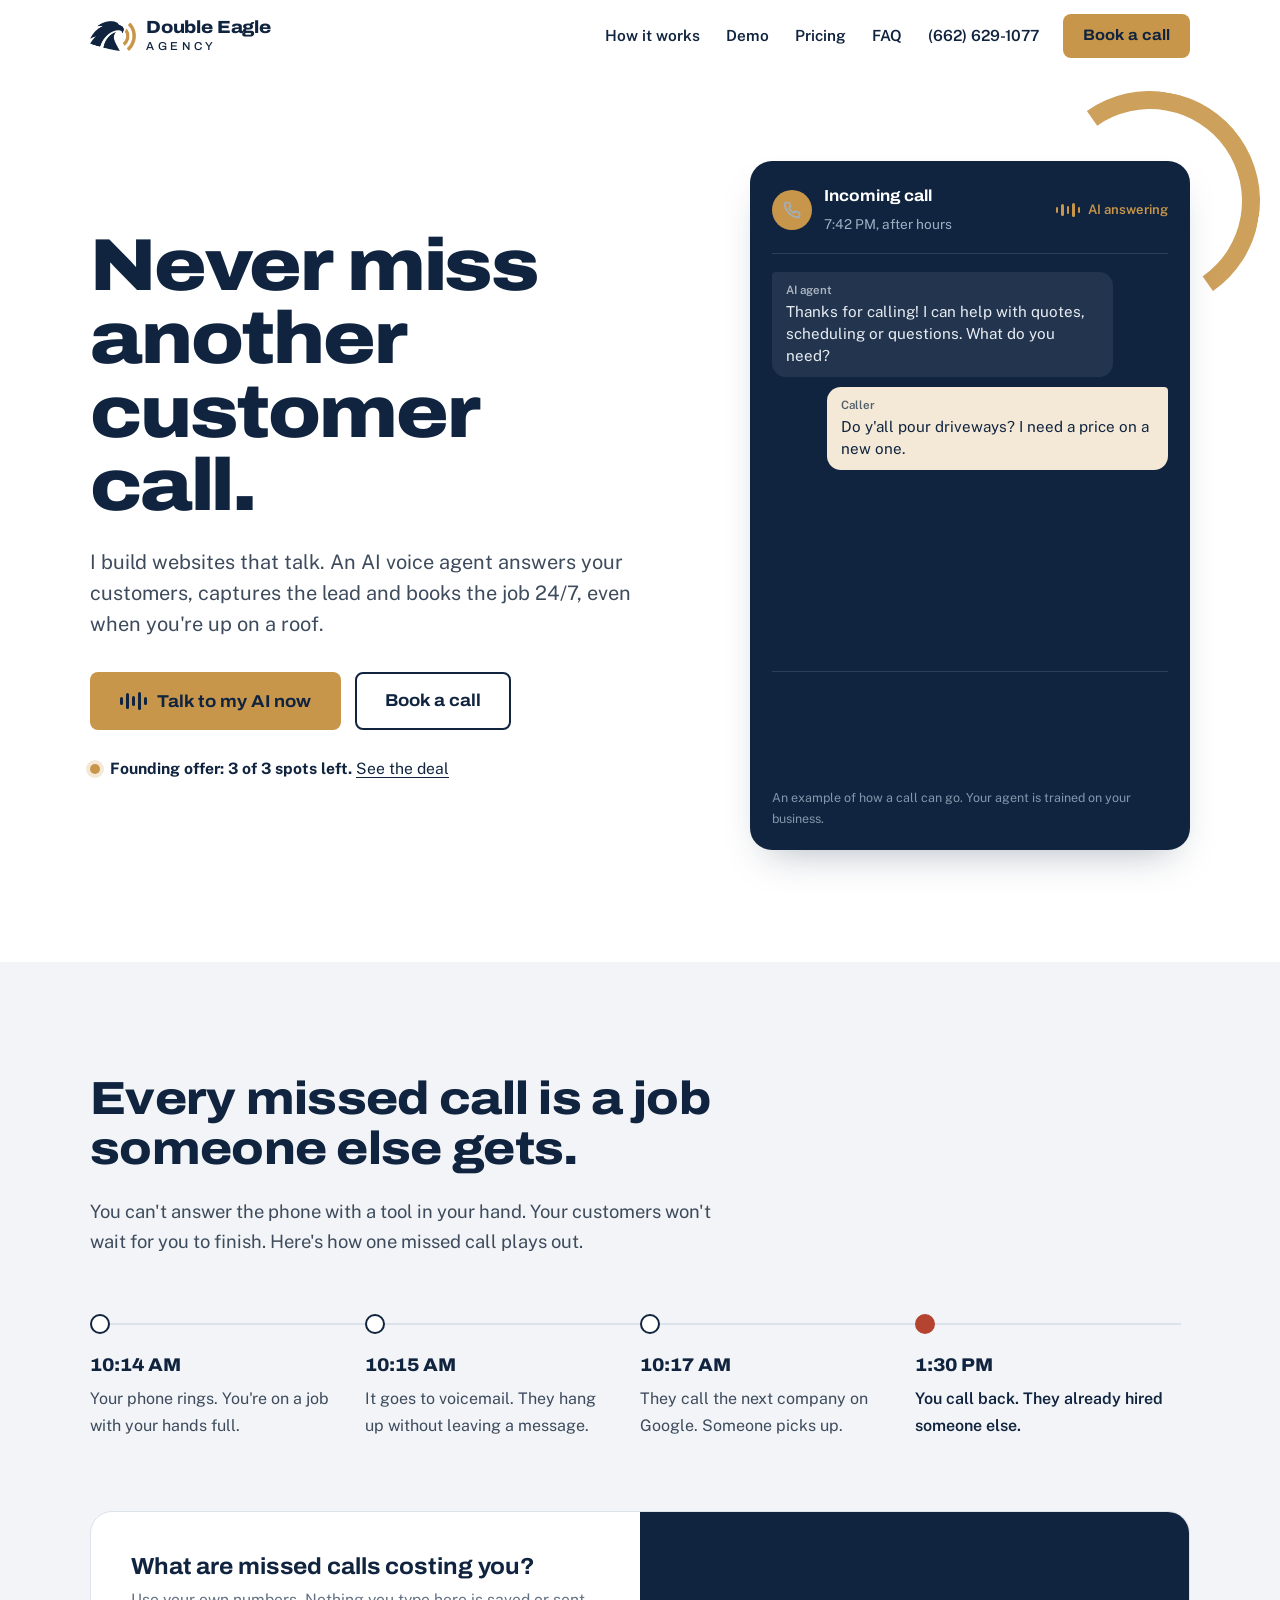
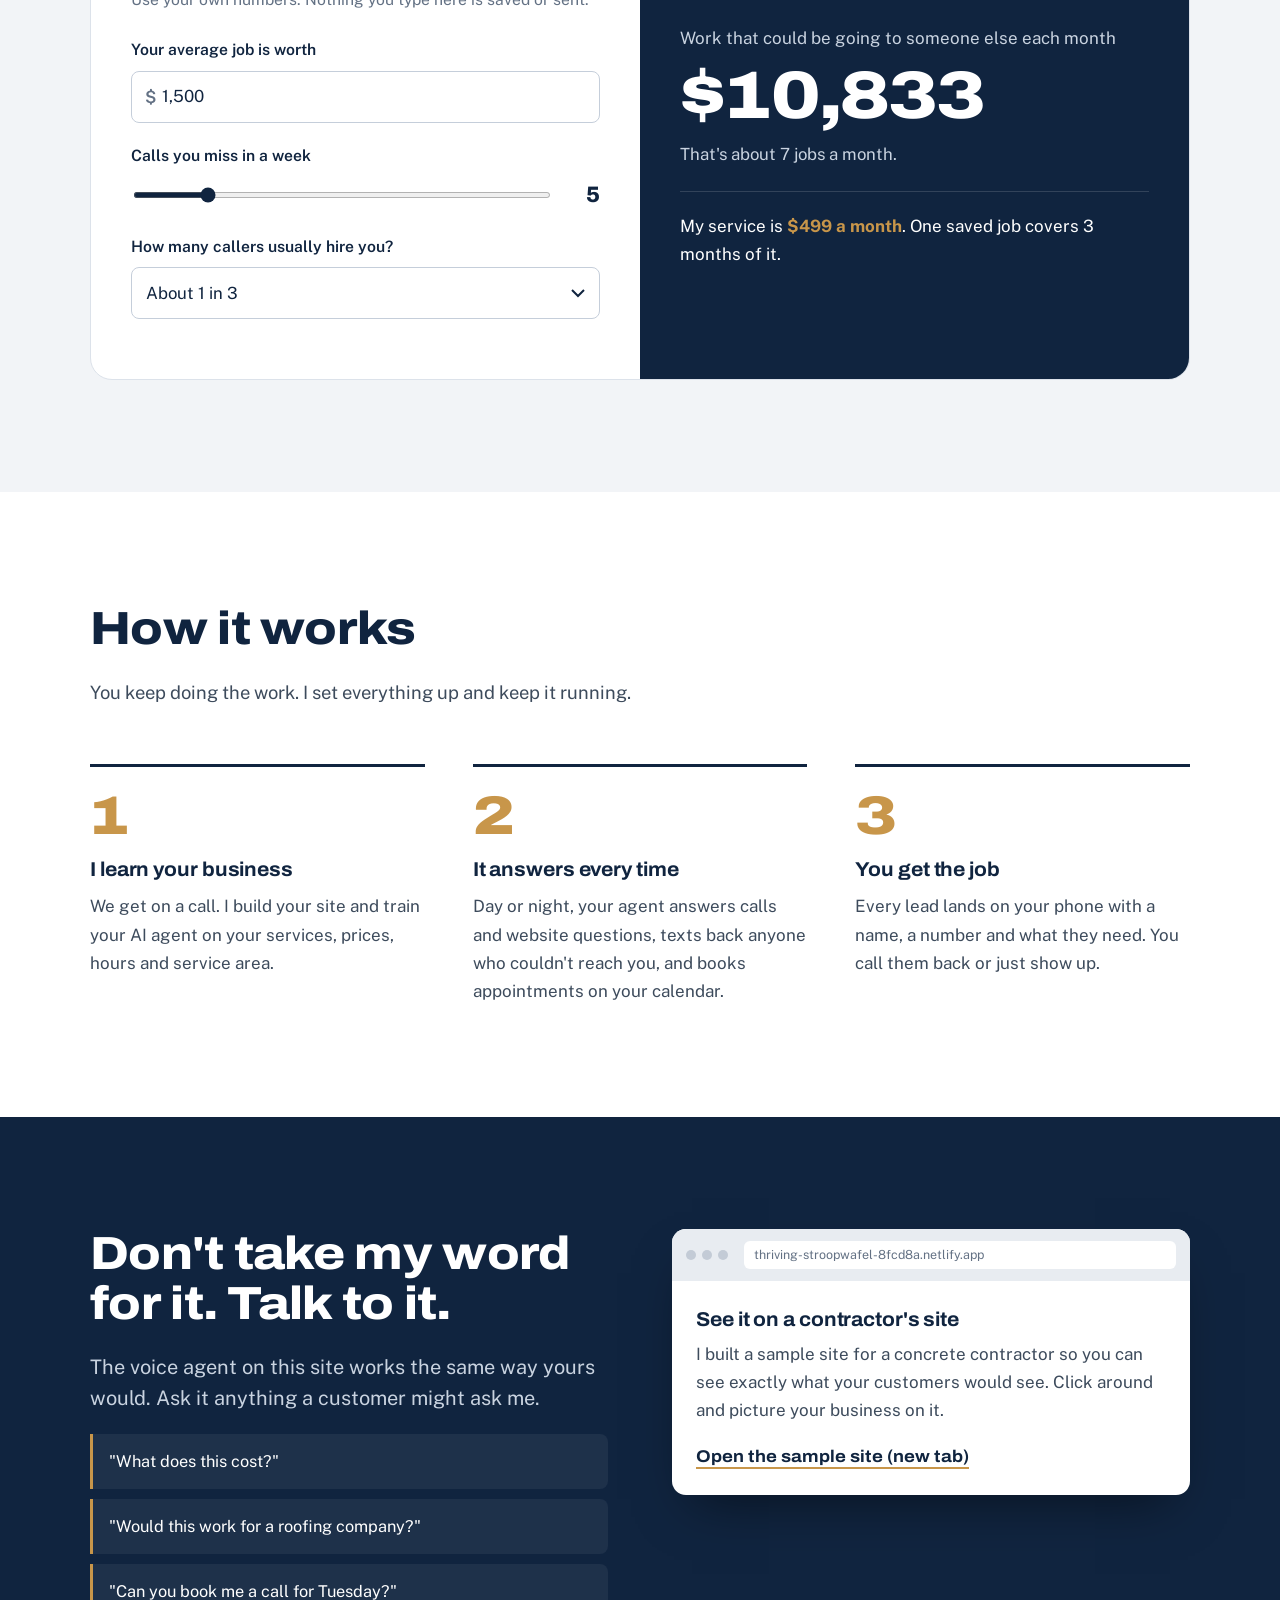
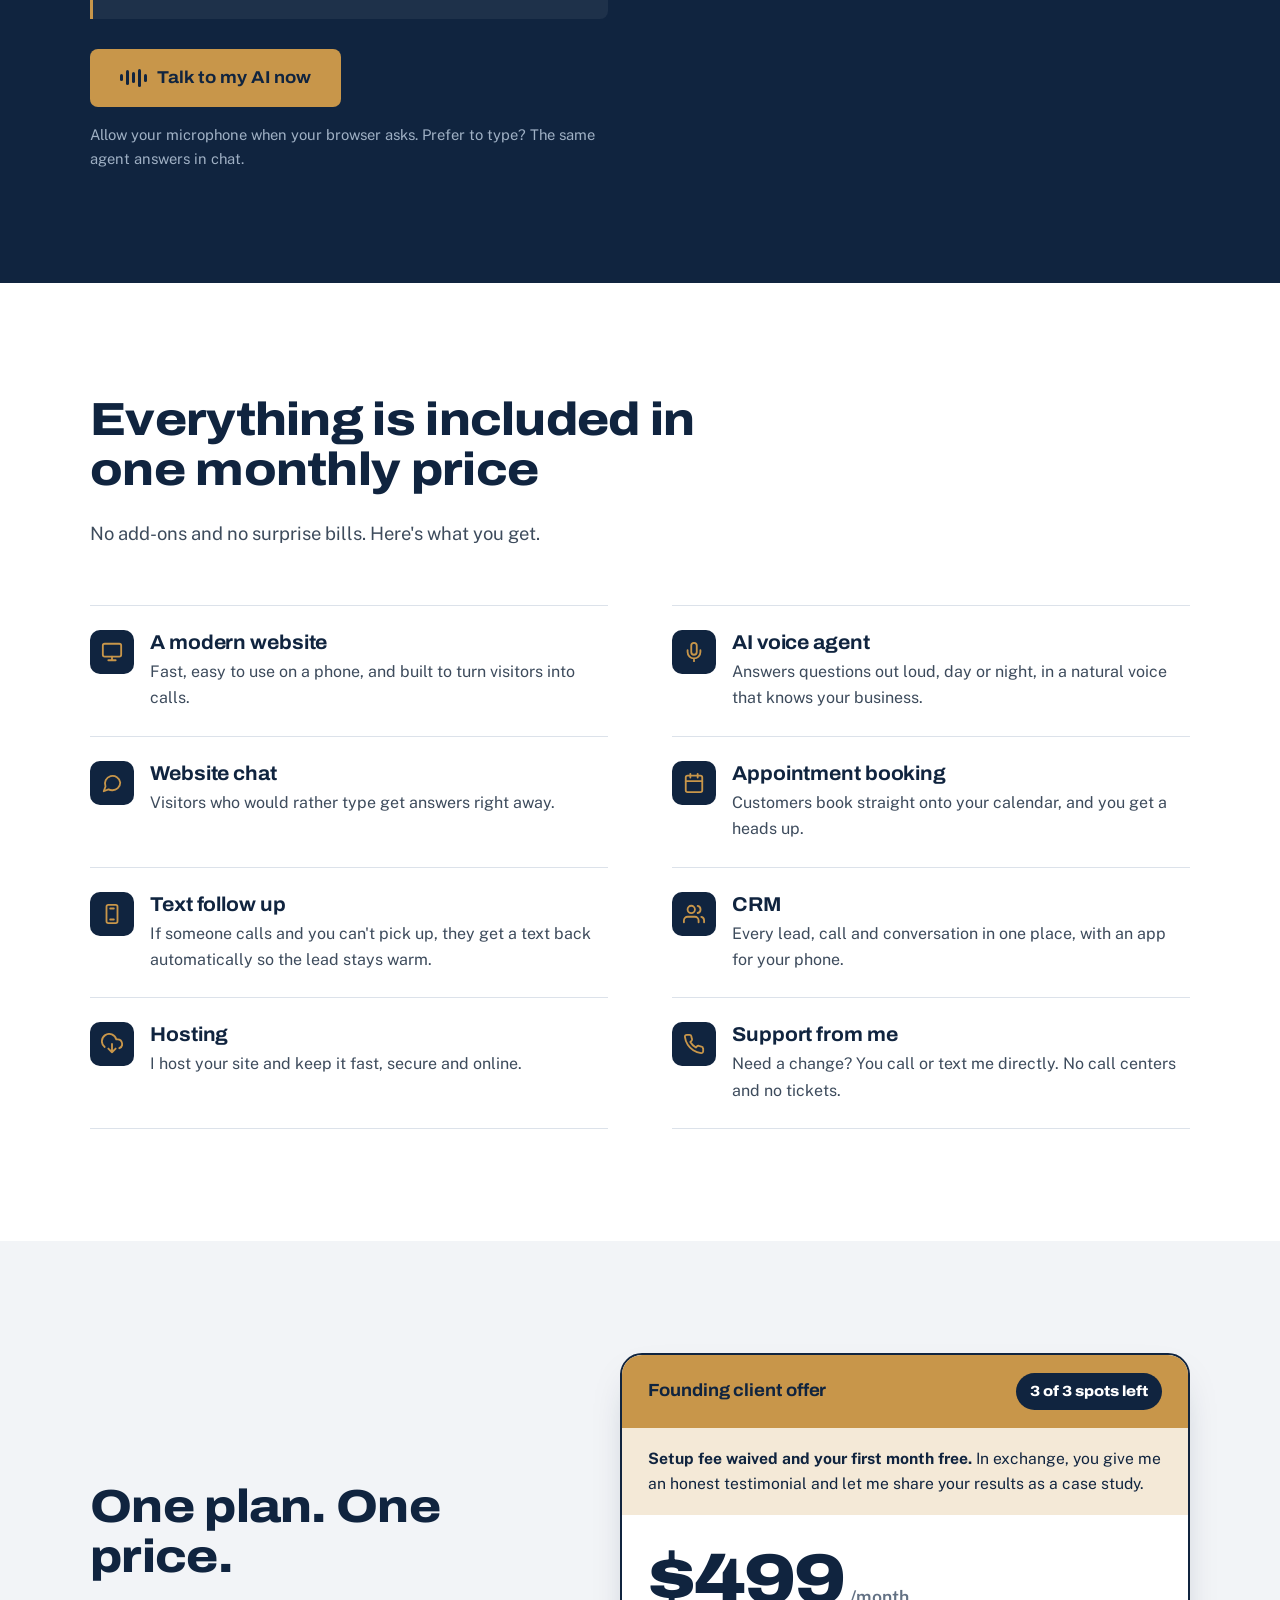
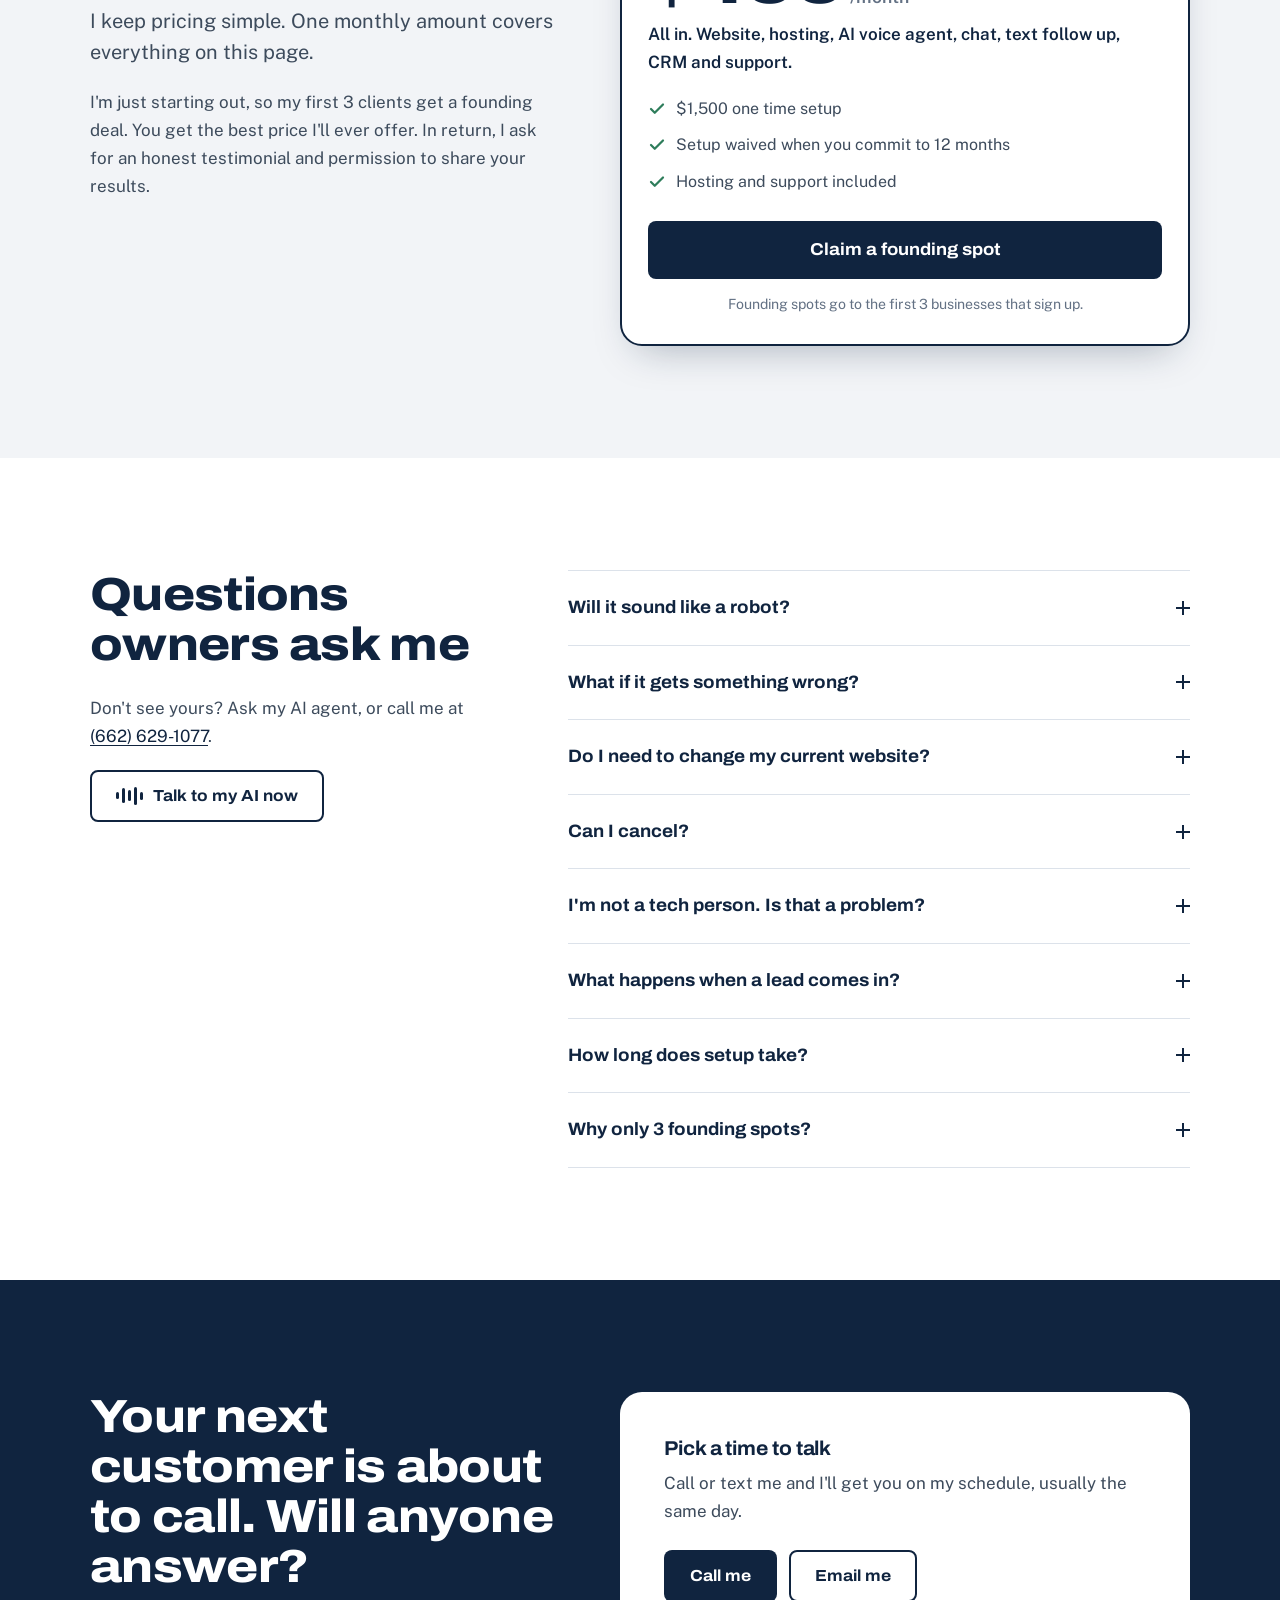
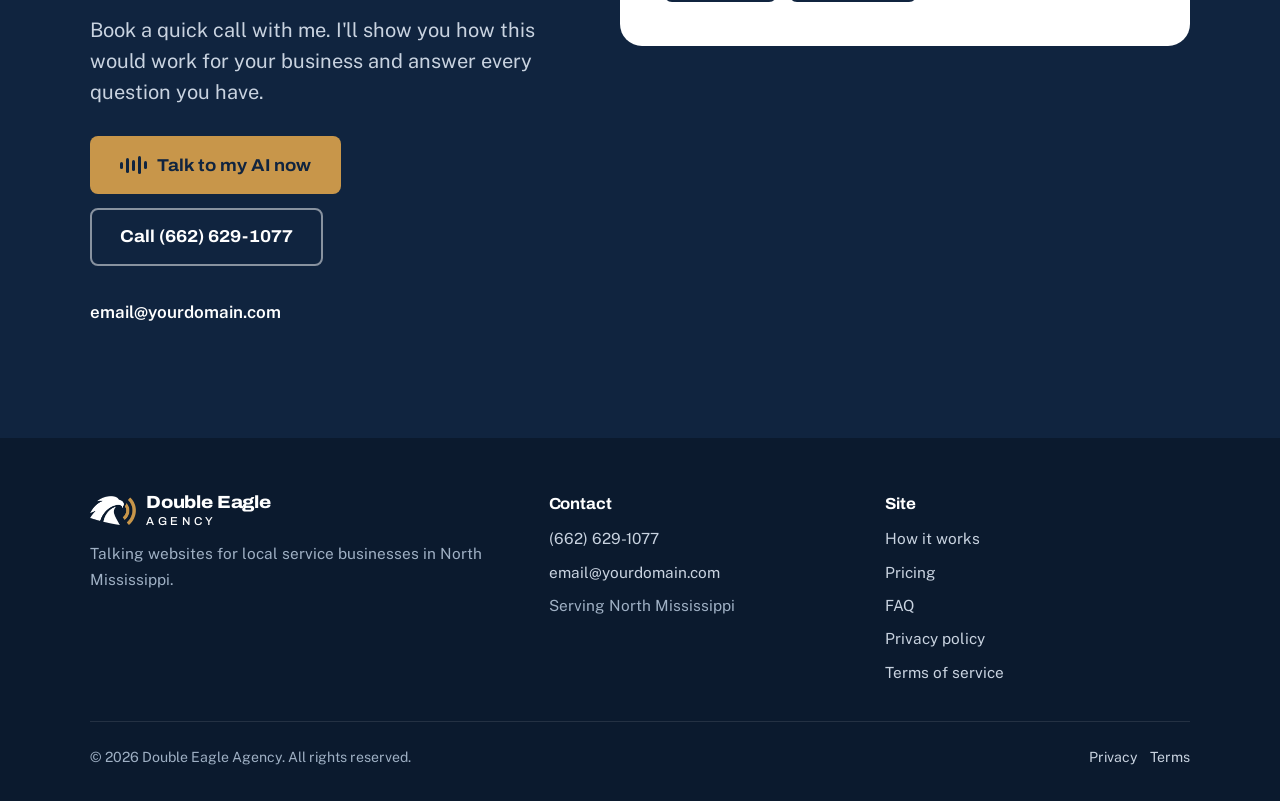
<file: index.html>
<!doctype html>
<html lang="en">
<head>
  <meta charset="utf-8">
  <meta name="viewport" content="width=device-width, initial-scale=1">
  <title>Double Eagle Agency | Talking Websites for Local Service Businesses</title>
  <meta name="description" content="Never miss another customer call. I build websites with an AI voice agent that answers questions, captures leads and books jobs 24/7 for local service businesses in North Mississippi.">
  <meta name="theme-color" content="#10243F">

  <!-- SITE_URL -->
  <!-- TODO: set siteUrl in assets/js/config.js. This repository has no production domain yet, so canonical and social URLs are omitted. -->
  <!-- /SITE_URL -->

  <!-- Open Graph / social sharing -->
  <meta property="og:type" content="website">
  <meta property="og:site_name" content="Double Eagle Agency">
  <meta property="og:title" content="Never miss another customer call | Double Eagle Agency">
  <meta property="og:description" content="Websites that talk. An AI voice agent answers your customers, captures the lead and books the job 24/7.">
  <meta property="og:image:width" content="1200">
  <meta property="og:image:height" content="630">
  <meta property="og:image:alt" content="Double Eagle Agency logo: a navy eagle with a gold sound wave">
  <meta name="twitter:card" content="summary_large_image">
  <meta name="twitter:title" content="Never miss another customer call | Double Eagle Agency">
  <meta name="twitter:description" content="Websites that talk. An AI voice agent answers your customers, captures the lead and books the job 24/7.">

  <!-- Favicons made from the logo mark -->
  <link rel="icon" href="favicon.ico" sizes="any">
  <link rel="icon" type="image/png" sizes="32x32" href="assets/img/favicon-32.png">
  <link rel="apple-touch-icon" href="assets/img/apple-touch-icon.png">

  <link rel="preconnect" href="https://fonts.googleapis.com">
  <link rel="preconnect" href="https://fonts.gstatic.com" crossorigin>
  <link href="https://fonts.googleapis.com/css2?family=Archivo:wdth,wght@100..125,500..900&family=Public+Sans:wght@400;500;600;700&display=swap" rel="stylesheet">
  <link rel="stylesheet" href="assets/css/styles.css">

  <script>document.documentElement.className = "js";</script>
  <script src="assets/js/config.js"></script>

  <script type="application/ld+json">
  {
    "@context": "https://schema.org",
    "@type": "ProfessionalService",
    "name": "Double Eagle Agency",
    "description": "Talking websites with an AI voice agent for local service businesses.",
    "telephone": "+1-662-629-1077",
    "areaServed": { "@type": "AdministrativeArea", "name": "North Mississippi" },
    "priceRange": "$499 per month"
  }
  </script>
</head>
<body>
  <a class="skip-link" href="#main">Skip to content</a>

  <header class="site-header" id="top">
    <div class="wrap header-inner">
      <a class="brand" href="./" aria-label="Double Eagle Agency home">
        <img src="assets/img/logo-mark.png" alt="" width="46" height="31">
        <span class="brand-name">Double Eagle<small>AGENCY</small></span>
      </a>

      <nav class="nav" id="site-nav" aria-label="Main">
        <a href="#how">How it works</a>
        <a href="#demo">Demo</a>
        <a href="#pricing">Pricing</a>
        <a href="#faq">FAQ</a>
        <a class="header-phone" href="tel:+16626291077" data-phone>(662) 629-1077</a>
      </nav>

      <a class="btn btn--gold header-cta" href="#book">Book a call</a>

      <a class="icon-call" href="tel:+16626291077" data-phone-link aria-label="Call (662) 629-1077">
        <svg width="22" height="22" viewBox="0 0 24 24" fill="none" stroke="currentColor" stroke-width="2" stroke-linecap="round" stroke-linejoin="round" aria-hidden="true"><path d="M22 16.9v3a2 2 0 0 1-2.2 2 19.8 19.8 0 0 1-8.6-3.1 19.5 19.5 0 0 1-6-6A19.8 19.8 0 0 1 2.1 4.2 2 2 0 0 1 4.1 2h3a2 2 0 0 1 2 1.7c.1.9.4 1.8.7 2.7a2 2 0 0 1-.5 2.1L8 9.8a16 16 0 0 0 6 6l1.3-1.3a2 2 0 0 1 2.1-.4c.9.3 1.8.6 2.7.7a2 2 0 0 1 1.7 2z"/></svg>
      </a>
      <button class="menu-toggle" type="button" aria-expanded="false" aria-controls="site-nav" aria-label="Open menu">
        <svg width="24" height="24" viewBox="0 0 24 24" fill="none" stroke="currentColor" stroke-width="2.2" stroke-linecap="round" aria-hidden="true"><path d="M4 7h16M4 12h16M4 17h16"/></svg>
      </button>
    </div>
  </header>

  <main id="main">

    <!-- 1. HERO -->
    <section class="hero">
      <div class="wrap hero-grid">
        <div>
          <h1>Never miss another customer call.</h1>
          <p class="lead">I build websites that talk. An AI voice agent answers your customers, captures the lead and books the job 24/7, even when you're up on a roof.</p>
          <div class="hero-actions">
            <button class="btn btn--gold btn--lg" type="button" data-open-agent>
              <span class="wave" aria-hidden="true"><i></i><i></i><i></i><i></i><i></i></span>
              Talk to my AI now
            </button>
            <a class="btn btn--outline btn--lg" href="#book">Book a call</a>
          </div>
          <p class="spots-line" data-spots-wrap>
            <span class="spots-dot" aria-hidden="true"></span>
            <span><strong>Founding offer: <span data-spots-left>3</span> of <span data-spots-total>3</span> spots left.</strong> <a href="#pricing">See the deal</a></span>
          </p>
        </div>

        <figure class="call-card" aria-label="Example of the AI voice agent answering a call">
          <div class="call-top" data-step>
            <div class="call-who">
              <span class="call-avatar" aria-hidden="true">
                <svg width="18" height="18" viewBox="0 0 24 24" fill="none" stroke="currentColor" stroke-width="2.2" stroke-linecap="round" stroke-linejoin="round"><path d="M22 16.9v3a2 2 0 0 1-2.2 2 19.8 19.8 0 0 1-8.6-3.1 19.5 19.5 0 0 1-6-6A19.8 19.8 0 0 1 2.1 4.2 2 2 0 0 1 4.1 2h3a2 2 0 0 1 2 1.7c.1.9.4 1.8.7 2.7a2 2 0 0 1-.5 2.1L8 9.8a16 16 0 0 0 6 6l1.3-1.3a2 2 0 0 1 2.1-.4c.9.3 1.8.6 2.7.7a2 2 0 0 1 1.7 2z"/></svg>
              </span>
              <div><strong>Incoming call</strong><span>7:42 PM, after hours</span></div>
            </div>
            <span class="call-status"><span class="wave" aria-hidden="true"><i></i><i></i><i></i><i></i><i></i></span>AI answering</span>
          </div>

          <ol class="transcript">
            <li class="ai" data-step><small>AI agent</small>Thanks for calling! I can help with quotes, scheduling or questions. What do you need?</li>
            <li class="caller" data-step><small>Caller</small>Do y'all pour driveways? I need a price on a new one.</li>
            <li class="ai" data-step><small>AI agent</small>We do. The best next step is a free estimate. I have Thursday at 9 AM or Friday at 2 PM. Which works?</li>
            <li class="caller" data-step><small>Caller</small>Thursday at 9.</li>
          </ol>

          <div class="call-results">
            <p class="call-result" data-step>
              <svg width="18" height="18" viewBox="0 0 24 24" fill="none" stroke="currentColor" stroke-width="2.4" stroke-linecap="round" stroke-linejoin="round" aria-hidden="true"><rect x="3" y="4" width="18" height="18" rx="2"/><path d="M16 2v4M8 2v4M3 10h18M9 16l2 2 4-4"/></svg>
              Estimate booked for Thursday, 9:00 AM
            </p>
            <p class="call-result" data-step>
              <svg width="18" height="18" viewBox="0 0 24 24" fill="none" stroke="currentColor" stroke-width="2.4" stroke-linecap="round" stroke-linejoin="round" aria-hidden="true"><path d="M21 15a2 2 0 0 1-2 2H7l-4 4V5a2 2 0 0 1 2-2h14a2 2 0 0 1 2 2z"/></svg>
              Lead details texted to the owner
            </p>
          </div>
          <figcaption class="call-note">An example of how a call can go. Your agent is trained on your business.</figcaption>
        </figure>
      </div>
    </section>

    <!-- 2. PROBLEM -->
    <section class="section section--gray" id="problem">
      <div class="wrap">
        <div class="section-head">
          <h2>Every missed call is a job someone else gets.</h2>
          <p>You can't answer the phone with a tool in your hand. Your customers won't wait for you to finish. Here's how one missed call plays out.</p>
        </div>

        <ol class="timeline">
          <li><time datetime="10:14">10:14 AM</time><p>Your phone rings. You're on a job with your hands full.</p></li>
          <li><time datetime="10:15">10:15 AM</time><p>It goes to voicemail. They hang up without leaving a message.</p></li>
          <li><time datetime="10:17">10:17 AM</time><p>They call the next company on Google. Someone picks up.</p></li>
          <li><time datetime="13:30">1:30 PM</time><p>You call back. They already hired someone else.</p></li>
        </ol>

        <div class="calc" id="calculator">
          <form class="calc-inputs" onsubmit="return false" aria-labelledby="calc-title">
            <h3 id="calc-title">What are missed calls costing you?</h3>
            <p>Use your own numbers. Nothing you type here is saved or sent.</p>

            <div class="field">
              <label for="job-value">Your average job is worth</label>
              <div class="input-money">
                <span aria-hidden="true">$</span>
                <input id="job-value" type="text" inputmode="numeric" autocomplete="off" value="1,500">
              </div>
            </div>

            <div class="field">
              <label for="missed">Calls you miss in a week</label>
              <div class="range-row">
                <input id="missed" type="range" min="0" max="30" step="1" value="5">
                <output for="missed" id="missed-out">5</output>
              </div>
            </div>

            <div class="field">
              <label for="close-rate">How many callers usually hire you?</label>
              <select id="close-rate">
                <option value="0.5">About 1 in 2</option>
                <option value="0.333333" selected>About 1 in 3</option>
                <option value="0.25">About 1 in 4</option>
                <option value="0.2">About 1 in 5</option>
              </select>
            </div>
          </form>

          <div class="calc-result" aria-live="polite">
            <p>Work that could be going to someone else each month</p>
            <p class="calc-figure" id="calc-total">$10,833</p>
            <p class="calc-sub" id="calc-jobs">That's about 7 jobs a month.</p>
            <p class="calc-compare" id="calc-compare">My service is <strong>$499 a month</strong>. One saved job covers 3 months of it.</p>
          </div>
        </div>
      </div>
    </section>

    <!-- 3. HOW IT WORKS -->
    <section class="section" id="how">
      <div class="wrap">
        <div class="section-head">
          <h2>How it works</h2>
          <p>You keep doing the work. I set everything up and keep it running.</p>
        </div>
        <ol class="steps">
          <li>
            <h3>I learn your business</h3>
            <p>We get on a call. I build your site and train your AI agent on your services, prices, hours and service area.</p>
          </li>
          <li>
            <h3>It answers every time</h3>
            <p>Day or night, your agent answers calls and website questions, texts back anyone who couldn't reach you, and books appointments on your calendar.</p>
          </li>
          <li>
            <h3>You get the job</h3>
            <p>Every lead lands on your phone with a name, a number and what they need. You call them back or just show up.</p>
          </li>
        </ol>
      </div>
    </section>

    <!-- 4. LIVE DEMO -->
    <section class="section section--navy" id="demo">
      <div class="wrap demo-grid">
        <div>
          <h2>Don't take my word for it. Talk to it.</h2>
          <p class="lead">The voice agent on this site works the same way yours would. Ask it anything a customer might ask me.</p>
          <ul class="try-list" aria-label="Things to ask the agent">
            <li>"What does this cost?"</li>
            <li>"Would this work for a roofing company?"</li>
            <li>"Can you book me a call for Tuesday?"</li>
          </ul>
          <div class="demo-actions">
            <button class="btn btn--gold btn--lg" type="button" data-open-agent>
              <span class="wave" aria-hidden="true"><i></i><i></i><i></i><i></i><i></i></span>
              Talk to my AI now
            </button>
          </div>
          <p class="demo-note">Allow your microphone when your browser asks. Prefer to type? The same agent answers in chat.</p>
        </div>

        <a class="sample-site" data-sample-link href="https://thriving-stroopwafel-8fcd8a.netlify.app" target="_blank" rel="noopener">
          <div class="browser-bar" aria-hidden="true"><i></i><i></i><i></i><span data-sample-host>thriving-stroopwafel-8fcd8a.netlify.app</span></div>
          <!-- OPTIONAL: drop a screenshot of the sample site here for a stronger preview:
               <img src="assets/img/sample-site.jpg" alt="Sample concrete contractor website" width="1200" height="750" loading="lazy"> -->
          <div class="sample-body">
            <h3>See it on a contractor's site</h3>
            <p>I built a sample site for a concrete contractor so you can see exactly what your customers would see. Click around and picture your business on it.</p>
            <span class="sample-link">Open the sample site (new tab)</span>
          </div>
        </a>
      </div>
    </section>

    <!-- 5. WHAT'S INCLUDED -->
    <section class="section" id="included">
      <div class="wrap">
        <div class="section-head">
          <h2>Everything is included in one monthly price</h2>
          <p>No add-ons and no surprise bills. Here's what you get.</p>
        </div>
        <ul class="included">
          <li>
            <span class="ico" aria-hidden="true"><svg width="22" height="22" viewBox="0 0 24 24" fill="none" stroke="currentColor" stroke-width="2" stroke-linecap="round" stroke-linejoin="round"><rect x="2" y="3" width="20" height="14" rx="2"/><path d="M8 21h8M12 17v4"/></svg></span>
            <div><h3>A modern website</h3><p>Fast, easy to use on a phone, and built to turn visitors into calls.</p></div>
          </li>
          <li>
            <span class="ico" aria-hidden="true"><svg width="22" height="22" viewBox="0 0 24 24" fill="none" stroke="currentColor" stroke-width="2" stroke-linecap="round" stroke-linejoin="round"><path d="M12 2a3 3 0 0 0-3 3v7a3 3 0 0 0 6 0V5a3 3 0 0 0-3-3z"/><path d="M19 10v2a7 7 0 0 1-14 0v-2M12 19v3"/></svg></span>
            <div><h3>AI voice agent</h3><p>Answers questions out loud, day or night, in a natural voice that knows your business.</p></div>
          </li>
          <li>
            <span class="ico" aria-hidden="true"><svg width="22" height="22" viewBox="0 0 24 24" fill="none" stroke="currentColor" stroke-width="2" stroke-linecap="round" stroke-linejoin="round"><path d="M21 11.5a8.4 8.4 0 0 1-9 8.4 8.6 8.6 0 0 1-3.8-.9L3 21l1.9-5.2A8.4 8.4 0 1 1 21 11.5z"/></svg></span>
            <div><h3>Website chat</h3><p>Visitors who would rather type get answers right away.</p></div>
          </li>
          <li>
            <span class="ico" aria-hidden="true"><svg width="22" height="22" viewBox="0 0 24 24" fill="none" stroke="currentColor" stroke-width="2" stroke-linecap="round" stroke-linejoin="round"><rect x="3" y="4" width="18" height="18" rx="2"/><path d="M16 2v4M8 2v4M3 10h18"/></svg></span>
            <div><h3>Appointment booking</h3><p>Customers book straight onto your calendar, and you get a heads up.</p></div>
          </li>
          <li>
            <span class="ico" aria-hidden="true"><svg width="22" height="22" viewBox="0 0 24 24" fill="none" stroke="currentColor" stroke-width="2" stroke-linecap="round" stroke-linejoin="round"><rect x="6" y="2" width="12" height="20" rx="2"/><path d="M10 6h4M10 18h4"/></svg></span>
            <div><h3>Text follow up</h3><p>If someone calls and you can't pick up, they get a text back automatically so the lead stays warm.</p></div>
          </li>
          <li>
            <span class="ico" aria-hidden="true"><svg width="22" height="22" viewBox="0 0 24 24" fill="none" stroke="currentColor" stroke-width="2" stroke-linecap="round" stroke-linejoin="round"><path d="M17 21v-2a4 4 0 0 0-4-4H5a4 4 0 0 0-4 4v2"/><circle cx="9" cy="7" r="4"/><path d="M23 21v-2a4 4 0 0 0-3-3.9M16 3.1a4 4 0 0 1 0 7.8"/></svg></span>
            <div><h3>CRM</h3><p>Every lead, call and conversation in one place, with an app for your phone.</p></div>
          </li>
          <li>
            <span class="ico" aria-hidden="true"><svg width="22" height="22" viewBox="0 0 24 24" fill="none" stroke="currentColor" stroke-width="2" stroke-linecap="round" stroke-linejoin="round"><path d="M20 16.6A5 5 0 0 0 18 7h-1.3A8 8 0 1 0 4 15.3"/><path d="M12 12v9M8 17l4 4 4-4"/></svg></span>
            <div><h3>Hosting</h3><p>I host your site and keep it fast, secure and online.</p></div>
          </li>
          <li>
            <span class="ico" aria-hidden="true"><svg width="22" height="22" viewBox="0 0 24 24" fill="none" stroke="currentColor" stroke-width="2" stroke-linecap="round" stroke-linejoin="round"><path d="M22 16.9v3a2 2 0 0 1-2.2 2 19.8 19.8 0 0 1-8.6-3.1 19.5 19.5 0 0 1-6-6A19.8 19.8 0 0 1 2.1 4.2 2 2 0 0 1 4.1 2h3a2 2 0 0 1 2 1.7c.1.9.4 1.8.7 2.7a2 2 0 0 1-.5 2.1L8 9.8a16 16 0 0 0 6 6l1.3-1.3a2 2 0 0 1 2.1-.4c.9.3 1.8.6 2.7.7a2 2 0 0 1 1.7 2z"/></svg></span>
            <div><h3>Support from me</h3><p>Need a change? You call or text me directly. No call centers and no tickets.</p></div>
          </li>
        </ul>
      </div>
    </section>

    <!-- 6. PRICING -->
    <section class="section section--gray" id="pricing">
      <div class="wrap pricing-wrap">
        <div>
          <h2>One plan. One price.</h2>
          <p class="lead">I keep pricing simple. One monthly amount covers everything on this page.</p>
          <p>I'm just starting out, so my first 3 clients get a founding deal. You get the best price I'll ever offer. In return, I ask for an honest testimonial and permission to share your results.</p>
        </div>

        <div class="price-card" data-price-card>
          <div class="founding">
            <h3 data-founding-title>Founding client offer</h3>
            <span class="founding-count" data-spots-wrap><span data-spots-left>3</span> of <span data-spots-total>3</span> spots left</span>
          </div>
          <div class="founding-body">
            <p><strong>Setup fee waived and your first month free.</strong> In exchange, you give me an honest testimonial and let me share your results as a case study.</p>
          </div>
          <div class="price-main">
            <p class="price"><strong>$499</strong><span>/month</span></p>
            <p class="price-all">All in. Website, hosting, AI voice agent, chat, text follow up, CRM and support.</p>
            <ul class="price-terms">
              <li><svg width="18" height="18" viewBox="0 0 24 24" fill="none" stroke="currentColor" stroke-width="3" stroke-linecap="round" stroke-linejoin="round" aria-hidden="true"><path d="M20 6 9 17l-5-5"/></svg>$1,500 one time setup</li>
              <li><svg width="18" height="18" viewBox="0 0 24 24" fill="none" stroke="currentColor" stroke-width="3" stroke-linecap="round" stroke-linejoin="round" aria-hidden="true"><path d="M20 6 9 17l-5-5"/></svg>Setup waived when you commit to 12 months</li>
              <li><svg width="18" height="18" viewBox="0 0 24 24" fill="none" stroke="currentColor" stroke-width="3" stroke-linecap="round" stroke-linejoin="round" aria-hidden="true"><path d="M20 6 9 17l-5-5"/></svg>Hosting and support included</li>
            </ul>
            <a class="btn btn--navy btn--lg" href="#book" data-claim-btn>Claim a founding spot</a>
            <p class="price-fine" data-founding-fine>Founding spots go to the first 3 businesses that sign up.</p>
          </div>
        </div>
      </div>
    </section>

    <!-- 7. FAQ -->
    <section class="section" id="faq">
      <div class="wrap faq-grid">
        <div class="faq-aside">
          <h2>Questions owners ask me</h2>
          <p>Don't see yours? Ask my AI agent, or call me at <a href="tel:+16626291077" data-phone>(662) 629-1077</a>.</p>
          <button class="btn btn--outline" type="button" data-open-agent>
            <span class="wave" aria-hidden="true"><i></i><i></i><i></i><i></i><i></i></span>
            Talk to my AI now
          </button>
        </div>

        <div class="faq-list">
          <details>
            <summary>Will it sound like a robot?</summary>
            <div class="faq-answer">
              <p>It uses a natural, human sounding voice and talks the way a friendly front desk person would. You don't have to guess. Click "Talk to my AI now" on this page and hear it yourself.</p>
            </div>
          </details>
          <details>
            <summary>What if it gets something wrong?</summary>
            <div class="faq-answer">
              <p>It only works from what you approve: your services, prices, hours and service area. When a question falls outside that, it takes the caller's details and passes them to you instead of guessing.</p>
              <p>In the first weeks, I go through the conversations with you and fix anything that's off.</p>
            </div>
          </details>
          <details>
            <summary>Do I need to change my current website?</summary>
            <div class="faq-answer">
              <p>No. If you like your site, I can add the voice agent and chat to it. If it's outdated or slow, I'll build you a new one. We'll decide together on our first call.</p>
            </div>
          </details>
          <details>
            <summary>Can I cancel?</summary>
            <div class="faq-answer">
              <p>Yes. If you pay the $1,500 setup fee, you're month to month and can cancel any time.</p>
              <p>If you take the 12 month plan so setup is waived, you're committing to 12 months. I'll walk you through both before you sign anything.</p>
            </div>
          </details>
          <details>
            <summary>I'm not a tech person. Is that a problem?</summary>
            <div class="faq-answer">
              <p>Not at all. That's the reason to hire me. I set it all up and keep it running. Your part is one call to tell me about your business, then checking your phone when new leads come in.</p>
            </div>
          </details>
          <details>
            <summary>What happens when a lead comes in?</summary>
            <div class="faq-answer">
              <p>You get a text with the person's name, number and what they need. If they booked, the appointment is already on your calendar. Every conversation is saved in your CRM, so nothing slips through.</p>
            </div>
          </details>
          <details>
            <summary>How long does setup take?</summary>
            <div class="faq-answer">
              <p>Plan on about two weeks from our first call to going live. Most of that time goes to building and testing your agent, so it's ready before a real customer ever talks to it.</p>
            </div>
          </details>
          <details>
            <summary>Why only 3 founding spots?</summary>
            <div class="faq-answer">
              <p>I'm new, and I want my first clients to get my full attention. Three is what I can take on at that level. You get my best price, and I get real results to show the next business owner.</p>
            </div>
          </details>
        </div>
      </div>
    </section>

    <!-- 8. FINAL CTA + BOOKING -->
    <section class="final" id="book">
      <div class="wrap final-grid">
        <div>
          <h2>Your next customer is about to call. Will anyone answer?</h2>
          <p class="lead">Book a quick call with me. I'll show you how this would work for your business and answer every question you have.</p>
          <div class="final-actions">
            <button class="btn btn--gold btn--lg" type="button" data-open-agent>
              <span class="wave" aria-hidden="true"><i></i><i></i><i></i><i></i><i></i></span>
              Talk to my AI now
            </button>
            <a class="btn btn--ghost-light btn--lg" href="tel:+16626291077" data-phone-link>Call (662) 629-1077</a>
          </div>
          <div class="final-contact">
            <a href="mailto:email@yourdomain.com" data-email>email@yourdomain.com</a>
          </div>
        </div>

        <div class="booking" id="booking">
          <div id="booking-embed">
            <!-- ================================================================
                 GOHIGHLEVEL BOOKING CALENDAR EMBED
                 In GoHighLevel: Calendars > your calendar > Share (the link icon) > Embed Code.
                 Paste the whole embed code (the <iframe> and its <script>) right below this
                 comment, inside this div. The "pick a time" backup box below hides itself
                 automatically once the calendar is here.
                 ================================================================ -->

          </div>
          <div class="booking-fallback">
            <h3>Pick a time to talk</h3>
            <p>Call or text me and I'll get you on my schedule, usually the same day.</p>
            <a class="btn btn--navy" href="tel:+16626291077" data-phone-link>Call me</a>
            <a class="btn btn--outline" href="mailto:email@yourdomain.com" data-email-link>Email me</a>
            <p style="margin-top:14px" hidden data-booking-backup><a class="btn btn--gold" href="#" target="_blank" rel="noopener">Open my calendar</a></p>
          </div>
        </div>
      </div>
    </section>
  </main>

  <footer class="site-footer">
    <div class="wrap">
      <div class="footer-grid">
        <div>
          <a class="brand" href="./" aria-label="Double Eagle Agency home">
            <img src="assets/img/logo-mark-white.png" alt="" width="46" height="31" loading="lazy">
            <span class="brand-name">Double Eagle<small>AGENCY</small></span>
          </a>
          <p>Talking websites for local service businesses in North Mississippi.</p>
        </div>
        <div>
          <h3>Contact</h3>
          <ul>
            <li><a href="tel:+16626291077" data-phone>(662) 629-1077</a></li>
            <li><a href="mailto:email@yourdomain.com" data-email>email@yourdomain.com</a></li>
            <li>Serving North Mississippi</li>
          </ul>
        </div>
        <div>
          <h3>Site</h3>
          <ul>
            <li><a href="#how">How it works</a></li>
            <li><a href="#pricing">Pricing</a></li>
            <li><a href="#faq">FAQ</a></li>
            <li><a href="privacy.html">Privacy policy</a></li>
            <li><a href="terms.html">Terms of service</a></li>
          </ul>
        </div>
      </div>
      <div class="footer-bottom">
        <span>&copy; <span data-year>2026</span> Double Eagle Agency. All rights reserved.</span>
        <span><a href="privacy.html">Privacy</a> &nbsp;&nbsp; <a href="terms.html">Terms</a></span>
      </div>
    </div>
  </footer>

  <!-- Sticky call bar on phones -->
  <div class="mobile-bar">
    <a class="btn btn--outline" href="tel:+16626291077" data-phone-link>Call</a>
    <button class="btn btn--gold" type="button" data-open-agent>
      <span class="wave" aria-hidden="true"><i></i><i></i><i></i><i></i><i></i></span>
      Talk to my AI
    </button>
  </div>

  <!-- Shown only if the voice agent is not installed or still loading -->
  <dialog class="agent-dialog" id="agent-dialog" aria-labelledby="agent-dialog-title">
    <button class="dialog-close" type="button" aria-label="Close" data-close-dialog>&times;</button>
    <div class="agent-dialog-body">
      <h3 id="agent-dialog-title">My AI agent is still loading</h3>
      <p>Give it a few seconds and try again. You can also reach me directly.</p>
      <a class="btn btn--gold" href="tel:+16626291077" data-phone-link>Call (662) 629-1077</a>
      <a class="btn btn--outline" href="#book" data-close-dialog>Book a call</a>
    </div>
  </dialog>

  <script src="assets/js/main.js" defer></script>

  <!-- ====================================================================
       GOHIGHLEVEL VOICE AGENT EMBED
       In GoHighLevel: Sites > Chat Widget > your Voice AI widget > Get Code.
       Paste the script right below this comment. It usually looks like:
         <script src="https://widgets.leadconnectorhq.com/loader.js"
                 data-resources-url="https://widgets.leadconnectorhq.com/chat-widget/loader.js"
                 data-widget-id="YOUR_WIDGET_ID"></script>
       Every "Talk to my AI now" button on the page opens it automatically.

       ==================================================================== -->
  <script src="https://widgets.leadconnectorhq.com/loader.js" data-resources-url="https://widgets.leadconnectorhq.com/chat-widget/loader.js" data-widget-id="6abc0b40d198c6502b1d8333"></script>

</body>
</html>
</file>
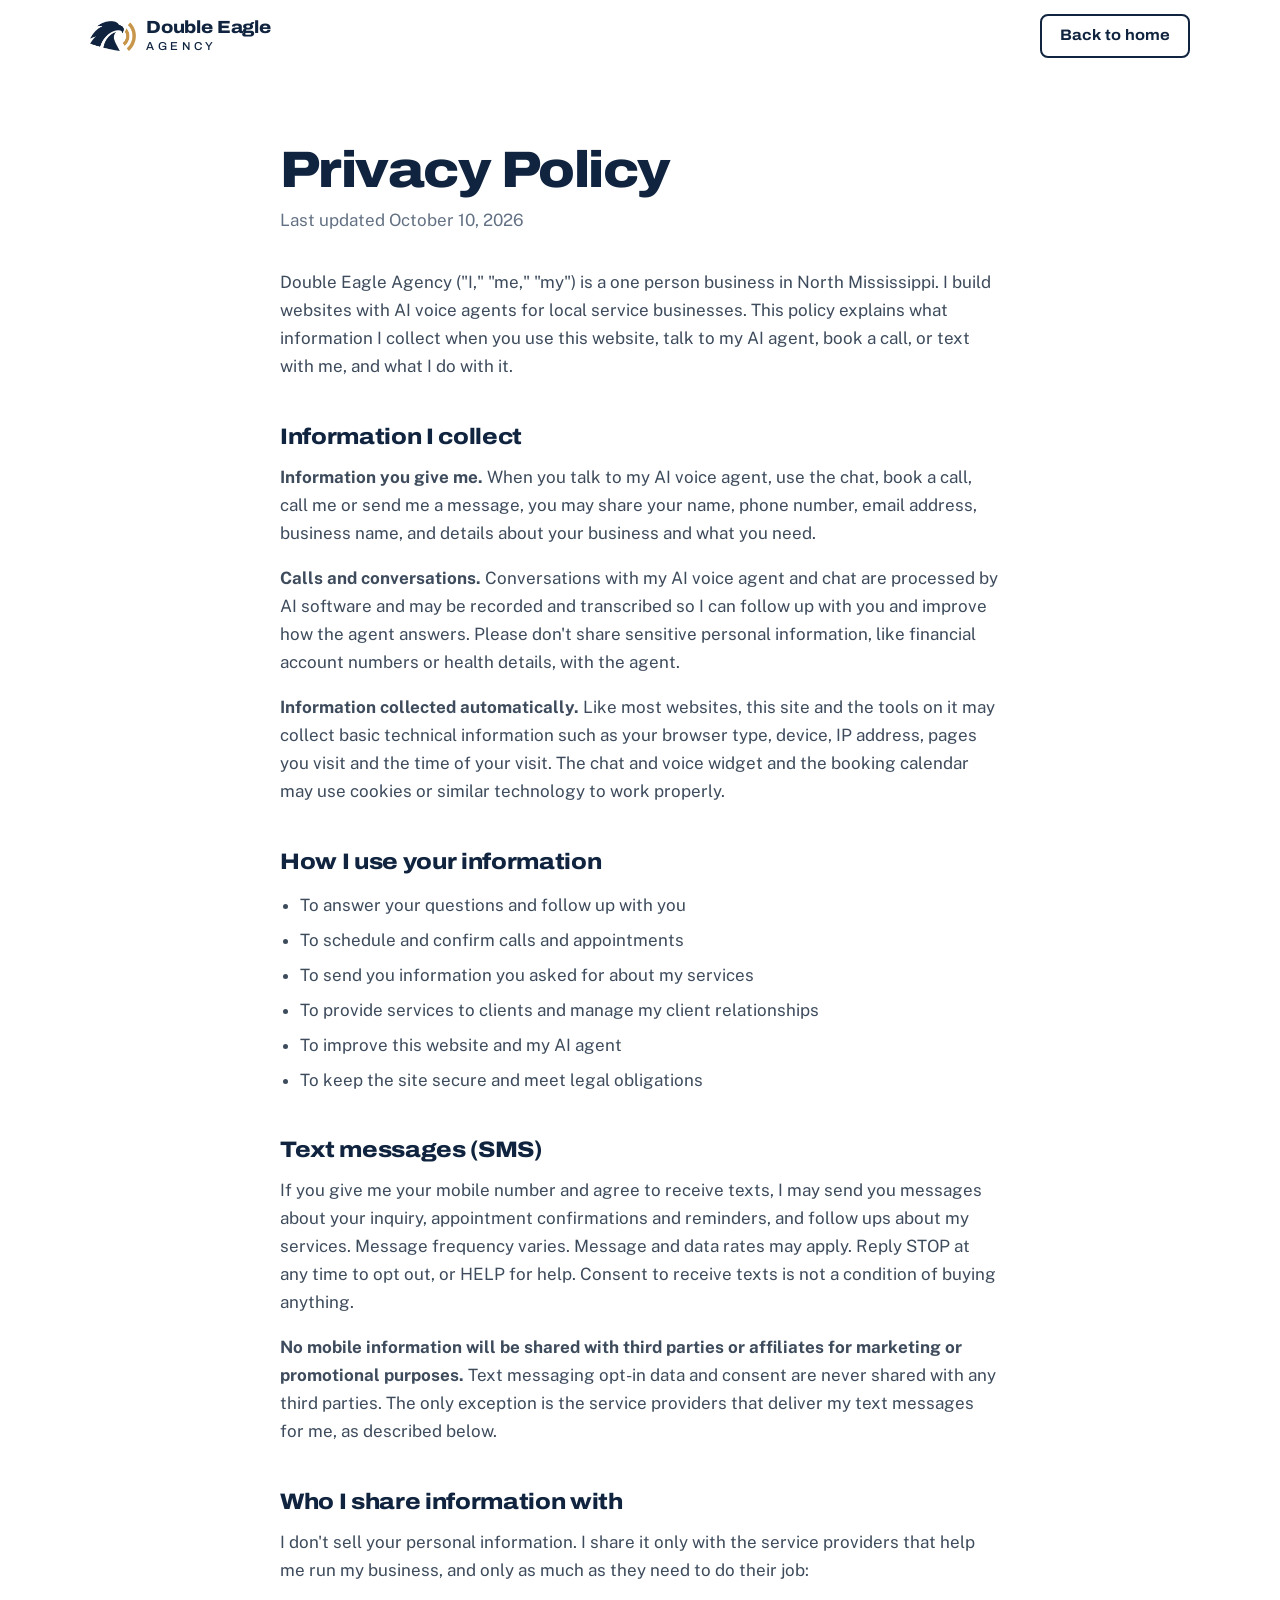
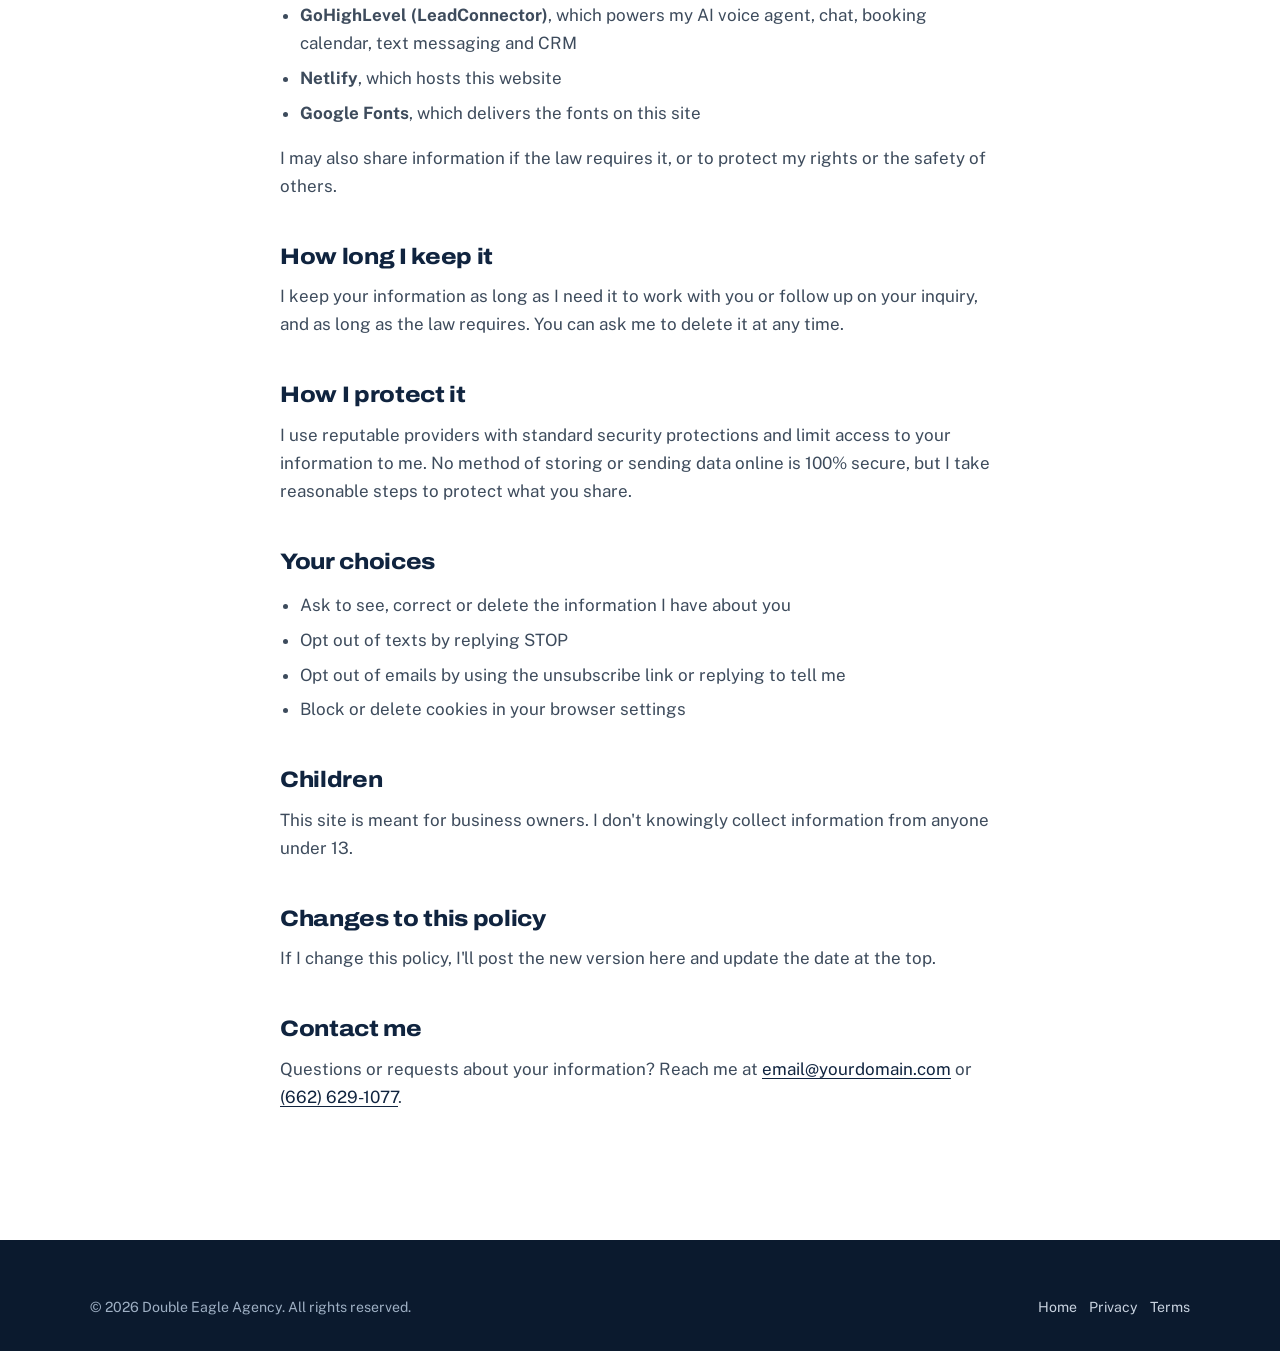
<file: privacy.html>
<!doctype html>
<html lang="en">
<head>
  <meta charset="utf-8">
  <meta name="viewport" content="width=device-width, initial-scale=1">
  <title>Privacy Policy | Double Eagle Agency</title>
  <meta name="description" content="How Double Eagle Agency collects, uses and protects your information, including calls, chats and text messages.">
  <meta name="theme-color" content="#10243F">

  <!-- SITE_URL -->
  <!-- TODO: set siteUrl in assets/js/config.js. This repository has no production domain yet, so canonical and social URLs are omitted. -->
  <!-- /SITE_URL -->

  <link rel="icon" href="favicon.ico" sizes="any">
  <link rel="icon" type="image/png" sizes="32x32" href="assets/img/favicon-32.png">
  <link rel="apple-touch-icon" href="assets/img/apple-touch-icon.png">
  <link rel="preconnect" href="https://fonts.googleapis.com">
  <link rel="preconnect" href="https://fonts.gstatic.com" crossorigin>
  <link href="https://fonts.googleapis.com/css2?family=Archivo:wdth,wght@100..125,500..900&family=Public+Sans:wght@400;500;600;700&display=swap" rel="stylesheet">
  <link rel="stylesheet" href="assets/css/styles.css">
  <script src="assets/js/config.js"></script>
</head>
<body>
  <a class="skip-link" href="#main">Skip to content</a>

  <header class="site-header">
    <div class="wrap header-inner">
      <a class="brand" href="./" aria-label="Double Eagle Agency home">
        <img src="assets/img/logo-mark.png" alt="" width="46" height="31">
        <span class="brand-name">Double Eagle<small>AGENCY</small></span>
      </a>
      <a class="btn btn--outline header-cta" href="./">Back to home</a>
      <a class="icon-call" href="tel:+16626291077" data-phone-link aria-label="Call (662) 629-1077">
        <svg width="22" height="22" viewBox="0 0 24 24" fill="none" stroke="currentColor" stroke-width="2" stroke-linecap="round" stroke-linejoin="round" aria-hidden="true"><path d="M22 16.9v3a2 2 0 0 1-2.2 2 19.8 19.8 0 0 1-8.6-3.1 19.5 19.5 0 0 1-6-6A19.8 19.8 0 0 1 2.1 4.2 2 2 0 0 1 4.1 2h3a2 2 0 0 1 2 1.7c.1.9.4 1.8.7 2.7a2 2 0 0 1-.5 2.1L8 9.8a16 16 0 0 0 6 6l1.3-1.3a2 2 0 0 1 2.1-.4c.9.3 1.8.6 2.7.7a2 2 0 0 1 1.7 2z"/></svg>
      </a>
    </div>
  </header>

  <main id="main" class="legal">
    <div class="wrap">
      <h1>Privacy Policy</h1>
      <p class="updated">Last updated October 10, 2026</p>

      <p>Double Eagle Agency ("I," "me," "my") is a one person business in North Mississippi. I build websites with AI voice agents for local service businesses. This policy explains what information I collect when you use this website, talk to my AI agent, book a call, or text with me, and what I do with it.</p>

      <h2>Information I collect</h2>
      <p><strong>Information you give me.</strong> When you talk to my AI voice agent, use the chat, book a call, call me or send me a message, you may share your name, phone number, email address, business name, and details about your business and what you need.</p>
      <p><strong>Calls and conversations.</strong> Conversations with my AI voice agent and chat are processed by AI software and may be recorded and transcribed so I can follow up with you and improve how the agent answers. Please don't share sensitive personal information, like financial account numbers or health details, with the agent.</p>
      <p><strong>Information collected automatically.</strong> Like most websites, this site and the tools on it may collect basic technical information such as your browser type, device, IP address, pages you visit and the time of your visit. The chat and voice widget and the booking calendar may use cookies or similar technology to work properly.</p>

      <h2>How I use your information</h2>
      <ul>
        <li>To answer your questions and follow up with you</li>
        <li>To schedule and confirm calls and appointments</li>
        <li>To send you information you asked for about my services</li>
        <li>To provide services to clients and manage my client relationships</li>
        <li>To improve this website and my AI agent</li>
        <li>To keep the site secure and meet legal obligations</li>
      </ul>

      <h2>Text messages (SMS)</h2>
      <p>If you give me your mobile number and agree to receive texts, I may send you messages about your inquiry, appointment confirmations and reminders, and follow ups about my services. Message frequency varies. Message and data rates may apply. Reply STOP at any time to opt out, or HELP for help. Consent to receive texts is not a condition of buying anything.</p>
      <p><strong>No mobile information will be shared with third parties or affiliates for marketing or promotional purposes.</strong> Text messaging opt-in data and consent are never shared with any third parties. The only exception is the service providers that deliver my text messages for me, as described below.</p>

      <h2>Who I share information with</h2>
      <p>I don't sell your personal information. I share it only with the service providers that help me run my business, and only as much as they need to do their job:</p>
      <ul>
        <li><strong>GoHighLevel (LeadConnector)</strong>, which powers my AI voice agent, chat, booking calendar, text messaging and CRM</li>
        <li><strong>Netlify</strong>, which hosts this website</li>
        <li><strong>Google Fonts</strong>, which delivers the fonts on this site</li>
      </ul>
      <p>I may also share information if the law requires it, or to protect my rights or the safety of others.</p>

      <h2>How long I keep it</h2>
      <p>I keep your information as long as I need it to work with you or follow up on your inquiry, and as long as the law requires. You can ask me to delete it at any time.</p>

      <h2>How I protect it</h2>
      <p>I use reputable providers with standard security protections and limit access to your information to me. No method of storing or sending data online is 100% secure, but I take reasonable steps to protect what you share.</p>

      <h2>Your choices</h2>
      <ul>
        <li>Ask to see, correct or delete the information I have about you</li>
        <li>Opt out of texts by replying STOP</li>
        <li>Opt out of emails by using the unsubscribe link or replying to tell me</li>
        <li>Block or delete cookies in your browser settings</li>
      </ul>

      <h2>Children</h2>
      <p>This site is meant for business owners. I don't knowingly collect information from anyone under 13.</p>

      <h2>Changes to this policy</h2>
      <p>If I change this policy, I'll post the new version here and update the date at the top.</p>

      <h2>Contact me</h2>
      <p>Questions or requests about your information? Reach me at <a href="mailto:email@yourdomain.com" data-email>email@yourdomain.com</a> or <a href="tel:+16626291077" data-phone>(662) 629-1077</a>.</p>
    </div>
  </main>

  <footer class="site-footer">
    <div class="wrap">
      <div class="footer-bottom" style="padding-top:0">
        <span>&copy; <span data-year>2026</span> Double Eagle Agency. All rights reserved.</span>
        <span><a href="./">Home</a> &nbsp;&nbsp; <a href="privacy.html">Privacy</a> &nbsp;&nbsp; <a href="terms.html">Terms</a></span>
      </div>
    </div>
  </footer>

  <script src="assets/js/main.js" defer></script>
</body>
</html>
</file>
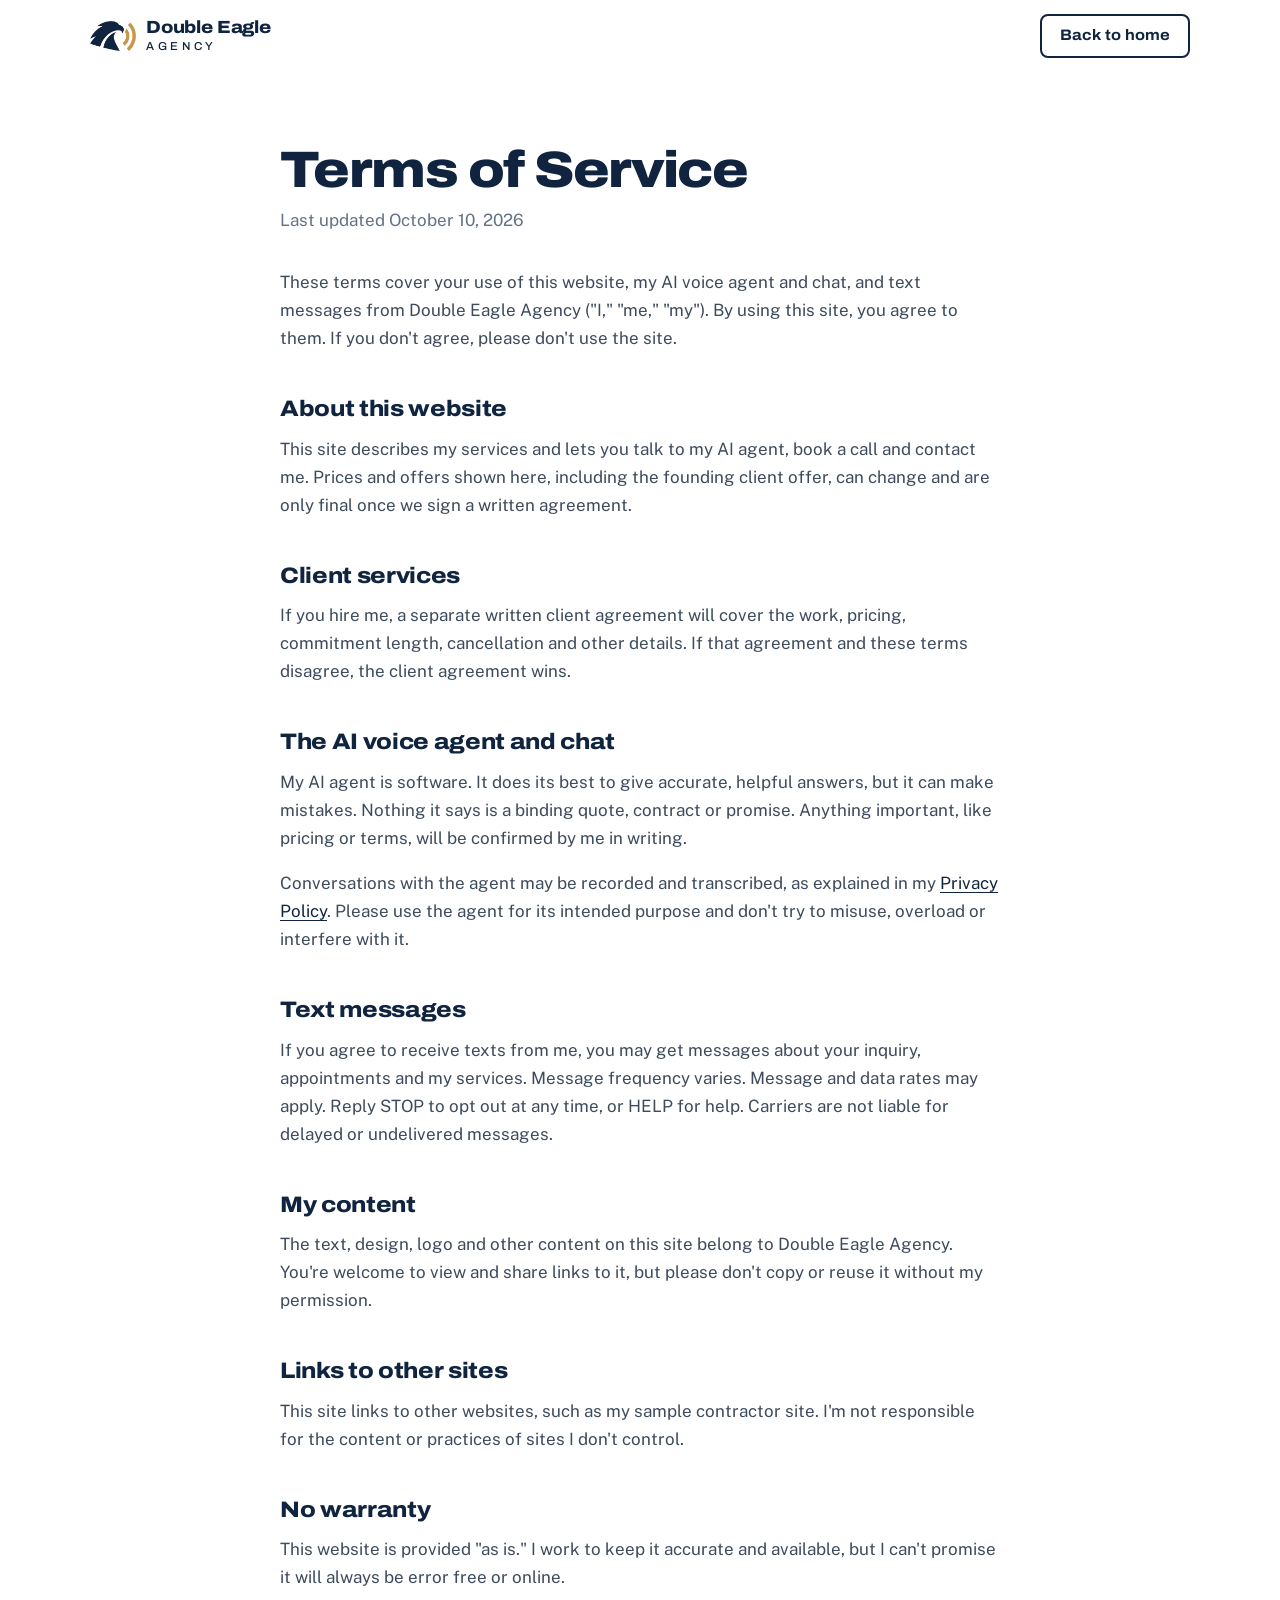
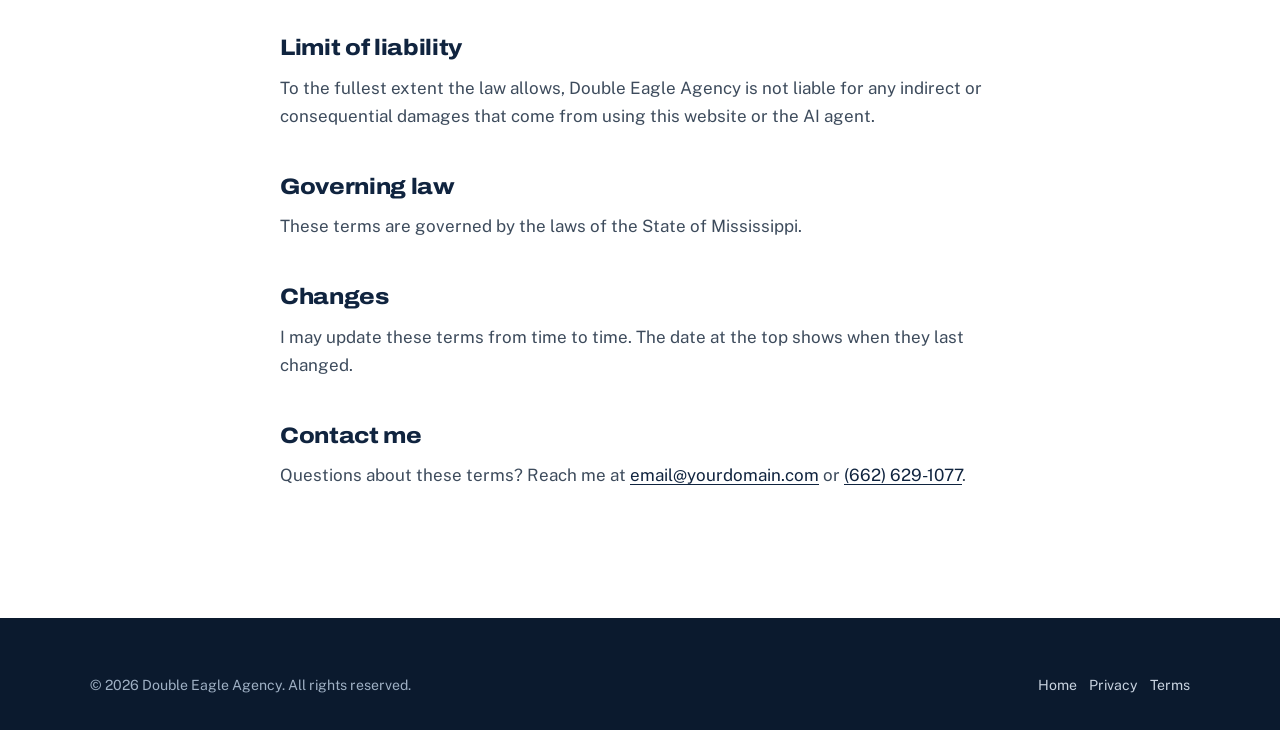
<file: terms.html>
<!doctype html>
<html lang="en">
<head>
  <meta charset="utf-8">
  <meta name="viewport" content="width=device-width, initial-scale=1">
  <title>Terms of Service | Double Eagle Agency</title>
  <meta name="description" content="The terms for using the Double Eagle Agency website, AI voice agent and text messaging.">
  <meta name="theme-color" content="#10243F">

  <!-- SITE_URL -->
  <!-- TODO: set siteUrl in assets/js/config.js. This repository has no production domain yet, so canonical and social URLs are omitted. -->
  <!-- /SITE_URL -->

  <link rel="icon" href="favicon.ico" sizes="any">
  <link rel="icon" type="image/png" sizes="32x32" href="assets/img/favicon-32.png">
  <link rel="apple-touch-icon" href="assets/img/apple-touch-icon.png">
  <link rel="preconnect" href="https://fonts.googleapis.com">
  <link rel="preconnect" href="https://fonts.gstatic.com" crossorigin>
  <link href="https://fonts.googleapis.com/css2?family=Archivo:wdth,wght@100..125,500..900&family=Public+Sans:wght@400;500;600;700&display=swap" rel="stylesheet">
  <link rel="stylesheet" href="assets/css/styles.css">
  <script src="assets/js/config.js"></script>
</head>
<body>
  <a class="skip-link" href="#main">Skip to content</a>

  <header class="site-header">
    <div class="wrap header-inner">
      <a class="brand" href="./" aria-label="Double Eagle Agency home">
        <img src="assets/img/logo-mark.png" alt="" width="46" height="31">
        <span class="brand-name">Double Eagle<small>AGENCY</small></span>
      </a>
      <a class="btn btn--outline header-cta" href="./">Back to home</a>
      <a class="icon-call" href="tel:+16626291077" data-phone-link aria-label="Call (662) 629-1077">
        <svg width="22" height="22" viewBox="0 0 24 24" fill="none" stroke="currentColor" stroke-width="2" stroke-linecap="round" stroke-linejoin="round" aria-hidden="true"><path d="M22 16.9v3a2 2 0 0 1-2.2 2 19.8 19.8 0 0 1-8.6-3.1 19.5 19.5 0 0 1-6-6A19.8 19.8 0 0 1 2.1 4.2 2 2 0 0 1 4.1 2h3a2 2 0 0 1 2 1.7c.1.9.4 1.8.7 2.7a2 2 0 0 1-.5 2.1L8 9.8a16 16 0 0 0 6 6l1.3-1.3a2 2 0 0 1 2.1-.4c.9.3 1.8.6 2.7.7a2 2 0 0 1 1.7 2z"/></svg>
      </a>
    </div>
  </header>

  <main id="main" class="legal">
    <div class="wrap">
      <h1>Terms of Service</h1>
      <p class="updated">Last updated October 10, 2026</p>

      <p>These terms cover your use of this website, my AI voice agent and chat, and text messages from Double Eagle Agency ("I," "me," "my"). By using this site, you agree to them. If you don't agree, please don't use the site.</p>

      <h2>About this website</h2>
      <p>This site describes my services and lets you talk to my AI agent, book a call and contact me. Prices and offers shown here, including the founding client offer, can change and are only final once we sign a written agreement.</p>

      <h2>Client services</h2>
      <p>If you hire me, a separate written client agreement will cover the work, pricing, commitment length, cancellation and other details. If that agreement and these terms disagree, the client agreement wins.</p>

      <h2>The AI voice agent and chat</h2>
      <p>My AI agent is software. It does its best to give accurate, helpful answers, but it can make mistakes. Nothing it says is a binding quote, contract or promise. Anything important, like pricing or terms, will be confirmed by me in writing.</p>
      <p>Conversations with the agent may be recorded and transcribed, as explained in my <a href="privacy.html">Privacy Policy</a>. Please use the agent for its intended purpose and don't try to misuse, overload or interfere with it.</p>

      <h2>Text messages</h2>
      <p>If you agree to receive texts from me, you may get messages about your inquiry, appointments and my services. Message frequency varies. Message and data rates may apply. Reply STOP to opt out at any time, or HELP for help. Carriers are not liable for delayed or undelivered messages.</p>

      <h2>My content</h2>
      <p>The text, design, logo and other content on this site belong to Double Eagle Agency. You're welcome to view and share links to it, but please don't copy or reuse it without my permission.</p>

      <h2>Links to other sites</h2>
      <p>This site links to other websites, such as my sample contractor site. I'm not responsible for the content or practices of sites I don't control.</p>

      <h2>No warranty</h2>
      <p>This website is provided "as is." I work to keep it accurate and available, but I can't promise it will always be error free or online.</p>

      <h2>Limit of liability</h2>
      <p>To the fullest extent the law allows, Double Eagle Agency is not liable for any indirect or consequential damages that come from using this website or the AI agent.</p>

      <h2>Governing law</h2>
      <p>These terms are governed by the laws of the State of Mississippi.</p>

      <h2>Changes</h2>
      <p>I may update these terms from time to time. The date at the top shows when they last changed.</p>

      <h2>Contact me</h2>
      <p>Questions about these terms? Reach me at <a href="mailto:email@yourdomain.com" data-email>email@yourdomain.com</a> or <a href="tel:+16626291077" data-phone>(662) 629-1077</a>.</p>
    </div>
  </main>

  <footer class="site-footer">
    <div class="wrap">
      <div class="footer-bottom" style="padding-top:0">
        <span>&copy; <span data-year>2026</span> Double Eagle Agency. All rights reserved.</span>
        <span><a href="./">Home</a> &nbsp;&nbsp; <a href="privacy.html">Privacy</a> &nbsp;&nbsp; <a href="terms.html">Terms</a></span>
      </div>
    </div>
  </footer>

  <script src="assets/js/main.js" defer></script>
</body>
</html>
</file>
<file: assets/css/styles.css>
/* Double Eagle Agency
   Tokens first, then base, then sections in page order. */

:root {
  --navy: #10243F;
  --navy-deep: #0B1A2E;
  --navy-soft: #1B3557;
  --gold: #C8964A;
  --gold-light: #F4E9D7;
  --gold-text: #8A6224;     /* gold that passes contrast as text on white */
  --white: #FFFFFF;
  --gray: #F2F4F7;
  --line: #DCE2EA;
  --ink: #10243F;
  --body: #3D4B5C;
  --muted: #637184;
  --red: #B4432F;
  --green: #2E7D5B;

  --font-head: "Archivo", "Helvetica Neue", Arial, sans-serif;
  --font-body: "Public Sans", "Helvetica Neue", Arial, sans-serif;

  --wrap: 1140px;
  --gutter: 20px;
  --section: clamp(64px, 9vw, 112px);
  --radius-sm: 8px;
  --radius: 14px;
  --radius-lg: 22px;
  --shadow: 0 18px 40px -18px rgba(16, 36, 63, 0.35);
}

*, *::before, *::after { box-sizing: border-box; }

html { scroll-behavior: smooth; scroll-padding-top: 84px; -webkit-text-size-adjust: 100%; }

body {
  margin: 0;
  background: var(--white);
  color: var(--body);
  font-family: var(--font-body);
  font-size: 1.0625rem;
  line-height: 1.65;
  -webkit-font-smoothing: antialiased;
}

img { max-width: 100%; height: auto; display: block; }

h1, h2, h3 {
  font-family: var(--font-head);
  font-stretch: 112%;
  color: var(--ink);
  line-height: 1.08;
  letter-spacing: -0.015em;
  margin: 0 0 0.5em;
}
h1 { font-size: clamp(2.6rem, 6.4vw, 4.6rem); font-weight: 850; letter-spacing: -0.03em; line-height: 1.0; }
h2 { font-size: clamp(1.9rem, 4vw, 2.9rem); font-weight: 800; }
h3 { font-size: 1.25rem; font-weight: 700; font-stretch: 105%; letter-spacing: -0.005em; line-height: 1.25; }
p { margin: 0 0 1em; }

a { color: var(--navy); text-underline-offset: 3px; }
a:hover { color: var(--gold-text); }

:focus-visible { outline: 3px solid var(--gold); outline-offset: 3px; border-radius: 4px; }

.wrap { width: 100%; max-width: var(--wrap); margin: 0 auto; padding: 0 var(--gutter); }
.section { padding: var(--section) 0; }
.section--gray { background: var(--gray); }
.section--navy { background: var(--navy); color: #C9D3E0; }
.section--navy h2, .section--navy h3 { color: var(--white); }

.section-head { max-width: 640px; margin-bottom: clamp(36px, 5vw, 56px); }
.section-head p { font-size: 1.15rem; }
.lead { font-size: clamp(1.1rem, 1.6vw, 1.25rem); line-height: 1.55; }

.skip-link {
  position: absolute; left: 12px; top: -60px; z-index: 100;
  background: var(--navy); color: var(--white); padding: 10px 16px; border-radius: var(--radius-sm);
}
.skip-link:focus { top: 12px; }

.visually-hidden {
  position: absolute !important; width: 1px; height: 1px; overflow: hidden;
  clip: rect(0 0 0 0); white-space: nowrap;
}

/* Buttons */
.btn {
  display: inline-flex; align-items: center; justify-content: center; gap: 10px;
  min-height: 52px; padding: 0 24px;
  font-family: var(--font-head); font-stretch: 108%; font-weight: 700; font-size: 1rem;
  text-decoration: none; border-radius: var(--radius-sm); border: 2px solid transparent;
  cursor: pointer; transition: background-color .15s ease, color .15s ease, border-color .15s ease;
}
.btn--gold { background: var(--gold); color: var(--navy); }
.btn--gold:hover { background: #D6A65C; color: var(--navy); }
.btn--outline { border-color: var(--navy); color: var(--navy); background: transparent; }
.btn--outline:hover { background: var(--navy); color: var(--white); }
.btn--navy { background: var(--navy); color: var(--white); }
.btn--navy:hover { background: var(--navy-soft); color: var(--white); }
.btn--ghost-light { border-color: rgba(255,255,255,.5); color: var(--white); background: transparent; }
.btn--ghost-light:hover { border-color: var(--white); background: rgba(255,255,255,.08); color: var(--white); }
.btn--lg { min-height: 58px; padding: 0 28px; font-size: 1.075rem; }

/* The sound wave that sits inside every "Talk to my AI" button */
.wave { display: inline-flex; align-items: center; gap: 3px; height: 18px; }
.wave i { display: block; width: 3px; border-radius: 2px; background: currentColor; height: 40%; }
.wave i:nth-child(2) { height: 85%; }
.wave i:nth-child(3) { height: 60%; }
.wave i:nth-child(4) { height: 100%; }
.wave i:nth-child(5) { height: 45%; }
.btn:hover .wave i { animation: talk .9s ease-in-out infinite; }
.btn:hover .wave i:nth-child(2) { animation-delay: .1s; }
.btn:hover .wave i:nth-child(3) { animation-delay: .25s; }
.btn:hover .wave i:nth-child(4) { animation-delay: .05s; }
.btn:hover .wave i:nth-child(5) { animation-delay: .2s; }
@keyframes talk { 0%, 100% { transform: scaleY(.45); } 50% { transform: scaleY(1); } }

/* Header */
.site-header {
  position: sticky; top: 0; z-index: 50;
  background: rgba(255,255,255,.94);
  backdrop-filter: saturate(1.4) blur(10px);
  -webkit-backdrop-filter: saturate(1.4) blur(10px);
  border-bottom: 1px solid transparent;
  transition: border-color .2s ease;
}
.site-header.is-scrolled { border-bottom-color: var(--line); }
.header-inner { display: flex; align-items: center; gap: 24px; height: 72px; }

.brand { display: inline-flex; align-items: center; gap: 10px; text-decoration: none; color: var(--navy); margin-right: auto; }
.brand img { width: 46px; height: auto; }
.brand-name { font-family: var(--font-head); font-stretch: 112%; font-weight: 800; font-size: 1.1rem; line-height: 1; letter-spacing: -0.01em; }
.brand-name small { display: block; font-weight: 500; font-size: .72rem; letter-spacing: .32em; margin-top: 4px; font-stretch: 100%; }

.nav { display: flex; align-items: center; gap: 26px; }
.nav a { text-decoration: none; font-weight: 600; font-size: .96rem; color: var(--navy); }
.nav a:hover { color: var(--gold-text); }
.header-phone { font-weight: 700; text-decoration: none; white-space: nowrap; }
.header-cta { min-height: 44px; padding: 0 18px; font-size: .95rem; }

.menu-toggle {
  display: none; width: 44px; height: 44px; border: 0; background: transparent; border-radius: var(--radius-sm);
  color: var(--navy); cursor: pointer; padding: 0; align-items: center; justify-content: center;
}
.icon-call { display: none; width: 44px; height: 44px; align-items: center; justify-content: center; color: var(--navy); border-radius: var(--radius-sm); }

/* Hero */
.hero { padding: clamp(40px, 7vw, 88px) 0 var(--section); overflow: hidden; }
.hero-grid { display: grid; grid-template-columns: 1.08fr .92fr; gap: clamp(40px, 6vw, 80px); align-items: center; }
.hero h1 { color: var(--navy); margin-bottom: 24px; max-width: 11ch; }
.hero .lead { max-width: 33em; margin-bottom: 32px; }
.hero-actions { display: flex; flex-wrap: wrap; gap: 14px; margin-bottom: 26px; }
.spots-line { display: flex; align-items: center; gap: 10px; font-size: .98rem; margin: 0; color: var(--body); }
.spots-line strong { color: var(--navy); }
.spots-dot { width: 10px; height: 10px; border-radius: 50%; background: var(--gold); box-shadow: 0 0 0 4px var(--gold-light); flex: none; }

/* Example call card in the hero */
.call-card {
  position: relative;
  background: var(--navy);
  color: #D6DEE8;
  border-radius: var(--radius-lg);
  padding: 22px 22px 20px;
  box-shadow: var(--shadow);
  max-width: 440px;
  justify-self: end;
  width: 100%;
}
.call-card::before {
  /* the gold arcs from the logo, echoed behind the card */
  content: ""; position: absolute; right: -70px; top: -70px; width: 220px; height: 220px; z-index: -1;
  border-radius: 50%; border: 18px solid var(--gold); border-left-color: transparent; border-bottom-color: transparent;
  opacity: .9; transform: rotate(10deg);
}
.call-top { display: flex; align-items: center; justify-content: space-between; gap: 12px; padding-bottom: 16px; border-bottom: 1px solid rgba(255,255,255,.12); }
.call-who { display: flex; align-items: center; gap: 12px; }
.call-avatar { width: 40px; height: 40px; border-radius: 50%; background: var(--gold); color: var(--navy); display: grid; place-items: center; flex: none; }
.call-who strong { display: block; color: var(--white); font-family: var(--font-head); font-stretch: 108%; font-size: 1rem; }
.call-who span { font-size: .85rem; color: #9FB0C4; }
.call-status { display: inline-flex; align-items: center; gap: 8px; font-size: .82rem; font-weight: 600; color: var(--gold); white-space: nowrap; }
.call-status .wave { height: 14px; }
.call-status .wave i { width: 2.5px; animation: talk 1s ease-in-out infinite; }
.call-status .wave i:nth-child(2) { animation-delay: .15s; }
.call-status .wave i:nth-child(3) { animation-delay: .3s; }
.call-status .wave i:nth-child(4) { animation-delay: .05s; }
.call-status .wave i:nth-child(5) { animation-delay: .22s; }

.transcript { list-style: none; margin: 18px 0 0; padding: 0; display: grid; gap: 10px; }
.transcript li { max-width: 86%; padding: 10px 14px; border-radius: 14px; font-size: .95rem; line-height: 1.45; }
.transcript .ai { background: rgba(255,255,255,.08); color: #E8EDF3; border-top-left-radius: 4px; }
.transcript .caller { background: var(--gold-light); color: var(--navy); justify-self: end; border-top-right-radius: 4px; }
.transcript small { display: block; font-size: .72rem; font-weight: 600; opacity: .7; margin-bottom: 2px; }

.call-results { display: grid; gap: 8px; margin-top: 16px; padding-top: 16px; border-top: 1px solid rgba(255,255,255,.12); }
.call-result { display: flex; align-items: center; gap: 10px; font-size: .92rem; color: var(--white); font-weight: 600; }
.call-result svg { flex: none; color: var(--gold); }
.call-note { margin: 14px 0 0; font-size: .78rem; color: #8597AD; }

/* One load sequence: the call plays out line by line */
.js .call-card [data-step] { opacity: 0; transform: translateY(6px); }
.js .call-card [data-step].is-in { opacity: 1; transform: none; transition: opacity .45s ease, transform .45s ease; }

/* Problem */
.timeline { list-style: none; margin: 0 0 clamp(48px, 6vw, 72px); padding: 0; display: grid; grid-template-columns: repeat(4, 1fr); position: relative; }
.timeline::before { content: ""; position: absolute; top: 9px; left: 9px; right: 9px; height: 2px; background: var(--line); }
.timeline li { position: relative; padding: 36px 24px 0 0; }
.timeline li::before { content: ""; position: absolute; top: 0; left: 0; width: 20px; height: 20px; border-radius: 50%; background: var(--white); border: 2px solid var(--navy); }
.timeline li:last-child::before { background: var(--red); border-color: var(--red); }
.timeline time { display: block; font-family: var(--font-head); font-stretch: 108%; font-weight: 800; color: var(--navy); font-size: 1.15rem; margin-bottom: 6px; }
.timeline p { margin: 0; font-size: 1rem; }
.timeline li:last-child p { color: var(--ink); font-weight: 600; }

/* Calculator */
.calc {
  display: grid; grid-template-columns: 1fr 1fr; gap: 0;
  background: var(--white); border: 1px solid var(--line); border-radius: var(--radius-lg); overflow: hidden;
}
.calc-inputs { padding: clamp(24px, 4vw, 40px); }
.calc-inputs h3 { font-size: 1.45rem; margin-bottom: 6px; }
.calc-inputs > p { margin-bottom: 24px; color: var(--muted); font-size: .98rem; }
.field { margin-bottom: 20px; }
.field label { display: block; font-weight: 600; color: var(--ink); margin-bottom: 8px; font-size: .98rem; }
.input-money { position: relative; }
.input-money span { position: absolute; left: 14px; top: 50%; transform: translateY(-50%); color: var(--muted); font-weight: 600; }
.field input, .field select {
  width: 100%; min-height: 52px; padding: 0 14px;
  font: inherit; font-size: 1.05rem; color: var(--ink);
  background: var(--white); border: 1.5px solid #C5CEDA; border-radius: var(--radius-sm);
  -webkit-appearance: none; appearance: none;
}
.input-money input { padding-left: 30px; }
.field select {
  background-image: url("data:image/svg+xml,%3Csvg xmlns='http://www.w3.org/2000/svg' width='14' height='9' viewBox='0 0 14 9'%3E%3Cpath d='M1 1l6 6 6-6' stroke='%2310243F' stroke-width='2' fill='none'/%3E%3C/svg%3E");
  background-repeat: no-repeat; background-position: right 14px center; padding-right: 40px;
}
.field input:focus, .field select:focus { outline: none; border-color: var(--navy); box-shadow: 0 0 0 3px var(--gold-light); }
.range-row { display: flex; align-items: center; gap: 16px; }
.range-row input[type="range"] { flex: 1; min-height: 0; height: 6px; padding: 0; border: 0; background: var(--line); border-radius: 3px; accent-color: var(--navy); -webkit-appearance: auto; appearance: auto; }
.range-row output { min-width: 2.2ch; text-align: right; font-family: var(--font-head); font-weight: 800; font-size: 1.4rem; color: var(--navy); }

.calc-result { background: var(--navy); color: #C9D3E0; padding: clamp(24px, 4vw, 40px); display: flex; flex-direction: column; justify-content: center; }
.calc-result p { margin: 0; }
.calc-figure { font-family: var(--font-head); font-stretch: 115%; font-weight: 850; color: var(--white); font-size: clamp(2.8rem, 6vw, 4.2rem); line-height: 1; letter-spacing: -0.03em; margin: 10px 0 12px !important; font-variant-numeric: tabular-nums; }
.calc-sub { font-size: 1.05rem; }
.calc-compare { margin-top: 22px !important; padding-top: 20px; border-top: 1px solid rgba(255,255,255,.14); color: var(--white); }
.calc-compare strong { color: var(--gold); }

/* How it works */
.steps { list-style: none; margin: 0; padding: 0; display: grid; grid-template-columns: repeat(3, 1fr); gap: clamp(28px, 4vw, 48px); counter-reset: step; }
.steps li { counter-increment: step; border-top: 3px solid var(--navy); padding-top: 22px; }
.steps li::before {
  content: counter(step); display: block;
  font-family: var(--font-head); font-stretch: 120%; font-weight: 850; font-size: 3.4rem; line-height: 1;
  color: var(--gold); margin-bottom: 14px;
}
.steps p { margin: 0; }

/* Demo */
.demo-grid { display: grid; grid-template-columns: 1fr 1fr; gap: clamp(32px, 5vw, 64px); align-items: start; }
.try-list { list-style: none; padding: 0; margin: 0 0 30px; display: grid; gap: 10px; }
.try-list li {
  display: flex; gap: 12px; align-items: flex-start;
  padding: 14px 16px; background: rgba(255,255,255,.06); border-left: 3px solid var(--gold); border-radius: 0 var(--radius-sm) var(--radius-sm) 0;
  color: var(--white); font-size: 1.02rem;
}
.demo-actions { display: flex; flex-wrap: wrap; gap: 14px; align-items: center; }
.demo-note { font-size: .92rem; color: #9FB0C4; margin: 16px 0 0; }

.sample-site { display: block; text-decoration: none; background: var(--white); border-radius: var(--radius); overflow: hidden; color: var(--body); box-shadow: 0 24px 50px -20px rgba(0,0,0,.5); transition: transform .2s ease; }
.sample-site:hover { transform: translateY(-3px); color: var(--body); }
.browser-bar { display: flex; align-items: center; gap: 6px; padding: 12px 14px; background: #E8ECF1; }
.browser-bar i { width: 10px; height: 10px; border-radius: 50%; background: #C3CBD6; }
.browser-bar span { margin-left: 10px; flex: 1; background: var(--white); border-radius: 6px; padding: 4px 10px; font-size: .78rem; color: var(--muted); white-space: nowrap; overflow: hidden; text-overflow: ellipsis; }
.sample-body { padding: 26px 24px 24px; }
.sample-body h3 { margin-bottom: 8px; }
.sample-body p { margin-bottom: 18px; }
.sample-link { font-family: var(--font-head); font-stretch: 108%; font-weight: 700; color: var(--navy); text-decoration: underline; text-decoration-color: var(--gold); text-decoration-thickness: 2px; text-underline-offset: 5px; }

/* What's included */
.included { display: grid; grid-template-columns: 1fr 1fr; gap: 0 clamp(32px, 5vw, 72px); list-style: none; margin: 0; padding: 0; }
.included li { display: grid; grid-template-columns: 44px 1fr; gap: 16px; padding: 24px 0; border-bottom: 1px solid var(--line); }
.included li:nth-child(-n+2) { border-top: 1px solid var(--line); }
.included .ico { width: 44px; height: 44px; border-radius: 10px; background: var(--navy); color: var(--gold); display: grid; place-items: center; }
.included h3 { margin-bottom: 4px; }
.included p { margin: 0; font-size: 1rem; }

/* Pricing */
.pricing-wrap { display: grid; grid-template-columns: .9fr 1.1fr; gap: clamp(32px, 5vw, 72px); align-items: center; }
.price-card { background: var(--white); border: 2px solid var(--navy); border-radius: var(--radius-lg); overflow: hidden; box-shadow: var(--shadow); }
.founding {
  background: var(--gold); color: var(--navy); padding: 18px 26px;
  display: flex; align-items: center; justify-content: space-between; gap: 16px; flex-wrap: wrap;
}
.founding h3 { margin: 0; font-size: 1.1rem; color: var(--navy); }
.founding-count { font-family: var(--font-head); font-stretch: 110%; font-weight: 800; background: var(--navy); color: var(--white); padding: 6px 14px; border-radius: 999px; font-size: .92rem; white-space: nowrap; }
.founding-body { background: var(--gold-light); padding: 18px 26px; color: var(--navy); font-size: .98rem; }
.founding-body p { margin: 0; }
.price-main { padding: 30px 26px 28px; }
.price { display: flex; align-items: baseline; gap: 6px; margin-bottom: 4px; }
.price strong { font-family: var(--font-head); font-stretch: 115%; font-weight: 850; font-size: clamp(3.2rem, 7vw, 4.4rem); color: var(--navy); line-height: 1; letter-spacing: -0.03em; }
.price span { font-weight: 600; color: var(--muted); font-size: 1.1rem; }
.price-all { font-weight: 600; color: var(--ink); margin-bottom: 20px; }
.price-terms { list-style: none; padding: 0; margin: 0 0 26px; display: grid; gap: 10px; }
.price-terms li { display: flex; gap: 10px; align-items: flex-start; font-size: 1rem; }
.price-terms svg { flex: none; margin-top: 4px; color: var(--green); }
.price-card .btn { width: 100%; }
.price-fine { margin: 14px 0 0; font-size: .88rem; color: var(--muted); text-align: center; }

.price-card.is-full .founding { background: var(--line); }
.price-card.is-full .founding-body { display: none; }

/* FAQ */
.faq-grid { display: grid; grid-template-columns: .8fr 1.2fr; gap: clamp(32px, 5vw, 72px); align-items: start; }
.faq-aside p { margin-bottom: 20px; }
.faq-list { border-top: 1px solid var(--line); }
.faq-list details { border-bottom: 1px solid var(--line); }
.faq-list summary {
  list-style: none; cursor: pointer; display: flex; justify-content: space-between; align-items: center; gap: 20px;
  padding: 22px 0; font-family: var(--font-head); font-stretch: 105%; font-weight: 700; font-size: 1.12rem; color: var(--ink);
}
.faq-list summary::-webkit-details-marker { display: none; }
.faq-list summary::after {
  content: ""; flex: none; width: 14px; height: 14px;
  background:
    linear-gradient(var(--navy), var(--navy)) center / 14px 2px no-repeat,
    linear-gradient(var(--navy), var(--navy)) center / 2px 14px no-repeat;
  transition: transform .2s ease;
}
.faq-list details[open] summary::after { transform: rotate(45deg); }
.faq-list summary:hover { color: var(--gold-text); }
.faq-answer { padding: 0 0 24px; max-width: 62ch; }
.faq-answer p:last-child { margin-bottom: 0; }

/* Final CTA + booking */
.final { background: var(--navy); color: #C9D3E0; padding: var(--section) 0; position: relative; overflow: hidden; }
.final h2 { color: var(--white); max-width: 16ch; }
.final-grid { display: grid; grid-template-columns: .9fr 1.1fr; gap: clamp(32px, 5vw, 64px); align-items: start; }
.final .lead { margin-bottom: 28px; }
.final-actions { display: flex; flex-wrap: wrap; gap: 14px; }
.final-contact { margin-top: 32px; display: grid; gap: 6px; }
.final-contact a { color: var(--white); font-weight: 600; text-decoration: none; }
.final-contact a:hover { color: var(--gold); }

.booking { background: var(--white); border-radius: var(--radius-lg); padding: 10px; min-height: 200px; }
.booking-fallback { padding: clamp(22px, 4vw, 34px); color: var(--body); }
.booking-fallback h3 { margin-bottom: 8px; }
.booking-fallback .btn { margin-top: 8px; }
.booking-fallback .btn + .btn { margin-left: 8px; }
.booking.has-embed .booking-fallback { display: none; }
.booking iframe { width: 100%; border: 0; min-height: 640px; }

/* Footer */
.site-footer { background: var(--navy-deep); color: #9FB0C4; padding: 56px 0 32px; font-size: .96rem; }
.footer-grid { display: grid; grid-template-columns: 1.4fr 1fr 1fr; gap: 32px; padding-bottom: 36px; border-bottom: 1px solid rgba(255,255,255,.1); }
.site-footer .brand { color: var(--white); margin-bottom: 14px; }
.site-footer h3 { color: var(--white); font-size: 1rem; margin-bottom: 12px; }
.site-footer ul { list-style: none; margin: 0; padding: 0; display: grid; gap: 8px; }
.site-footer a { color: #C9D3E0; text-decoration: none; }
.site-footer a:hover { color: var(--gold); }
.footer-bottom { padding-top: 24px; display: flex; justify-content: space-between; gap: 16px; flex-wrap: wrap; font-size: .88rem; }

/* Mobile sticky bar */
.mobile-bar { display: none; }

/* Fallback dialog when the voice agent isn't installed yet */
.agent-dialog { border: 0; padding: 0; border-radius: var(--radius-lg); max-width: 420px; width: calc(100% - 32px); box-shadow: var(--shadow); }
.agent-dialog::backdrop { background: rgba(11, 26, 46, .6); }
.agent-dialog-body { padding: 28px; }
.agent-dialog-body .btn { width: 100%; margin-top: 10px; }
.dialog-close { position: absolute; right: 10px; top: 10px; width: 40px; height: 40px; border: 0; background: transparent; font-size: 1.6rem; line-height: 1; color: var(--muted); cursor: pointer; border-radius: var(--radius-sm); }

/* Legal pages */
.legal { padding: clamp(40px, 6vw, 72px) 0 var(--section); }
.legal .wrap { max-width: 760px; }
.legal h1 { font-size: clamp(2.2rem, 5vw, 3.2rem); margin-bottom: 10px; }
.legal h2 { font-size: 1.4rem; margin: 2em 0 .6em; }
.legal .updated { color: var(--muted); margin-bottom: 2em; }
.legal ul { padding-left: 1.2em; }
.legal li { margin-bottom: .4em; }

/* Responsive */
@media (max-width: 980px) {
  .nav { display: none; }
  .nav.is-open {
    display: flex; flex-direction: column; align-items: stretch; gap: 0;
    position: absolute; top: 72px; left: 0; right: 0; background: var(--white);
    border-bottom: 1px solid var(--line); padding: 8px var(--gutter) 20px; box-shadow: 0 20px 30px -20px rgba(16,36,63,.3);
  }
  .nav.is-open a { padding: 14px 0; border-bottom: 1px solid var(--line); font-size: 1.05rem; }
  .nav.is-open .header-phone { border-bottom: 0; }
  .menu-toggle, .icon-call { display: inline-flex; }
  .header-cta { display: none; }
  .header-inner { gap: 6px; }

  .hero-grid, .demo-grid, .pricing-wrap, .faq-grid, .final-grid { grid-template-columns: 1fr; }
  .hero h1 { max-width: 14ch; }
  .call-card { justify-self: start; }
  .timeline { grid-template-columns: 1fr 1fr; row-gap: 36px; }
  .timeline::before { display: none; }
  .calc { grid-template-columns: 1fr; }
  .footer-grid { grid-template-columns: 1fr 1fr; }
  .footer-grid > div:first-child { grid-column: 1 / -1; }
}

@media (max-width: 640px) {
  :root { --gutter: 16px; }
  body { font-size: 1rem; padding-bottom: 76px; }
  .brand img { width: 40px; }
  .brand-name { font-size: 1rem; }
  .hero-actions .btn { width: 100%; }
  .call-card { padding: 18px 16px 16px; }
  .call-card::before { width: 160px; height: 160px; right: -60px; top: -50px; border-width: 14px; }
  .transcript li { max-width: 92%; }

  .timeline { grid-template-columns: 1fr; row-gap: 0; }
  .timeline li { padding: 0 0 26px 38px; }
  .timeline li::before { top: 3px; }
  .timeline li:not(:last-child)::after { content: ""; position: absolute; left: 9px; top: 26px; bottom: 2px; width: 2px; background: var(--line); }

  .steps { grid-template-columns: 1fr; }
  .included { grid-template-columns: 1fr; }
  .included li:nth-child(2) { border-top: 0; }
  .demo-actions .btn, .final-actions .btn { width: 100%; }
  .booking-fallback .btn { width: 100%; }
  .booking-fallback .btn + .btn { margin-left: 0; }
  .footer-grid { grid-template-columns: 1fr; }

  .mobile-bar {
    display: grid; grid-template-columns: 1fr 1.3fr; gap: 10px;
    position: fixed; left: 0; right: 0; bottom: 0; z-index: 60;
    padding: 10px 16px calc(10px + env(safe-area-inset-bottom));
    background: var(--white); border-top: 1px solid var(--line);
    box-shadow: 0 -10px 24px -18px rgba(16,36,63,.4);
  }
  .mobile-bar .btn { min-height: 50px; padding: 0 12px; font-size: .98rem; }
}

@media (prefers-reduced-motion: reduce) {
  html { scroll-behavior: auto; }
  *, *::before, *::after { animation: none !important; transition: none !important; }
  .js .call-card [data-step] { opacity: 1; transform: none; }
}

/* Card sits on the navy demo section, so its heading needs the dark ink color back */
.section--navy .sample-body h3 { color: var(--ink); }
.sample-shot { display: block; width: 100%; aspect-ratio: 16 / 10; object-fit: cover; object-position: top; border-bottom: 1px solid var(--line); }

/* figure has default side margins; the hero card needs none */
.call-card { margin: 0; min-width: 0; }
.hero-grid > * { min-width: 0; }

/* Once the GoHighLevel bubble loads, it is the "talk" button on phones.
   The sticky bar keeps Call and leaves room for the bubble on the right. */
@media (max-width: 640px) {
  .has-widget .mobile-bar { grid-template-columns: 1fr; padding-right: 96px; }
  .has-widget .mobile-bar [data-open-agent] { display: none; }
}

/* Respect the hidden attribute even on elements that set their own display */
[hidden] { display: none !important; }

/* The gold arc only works beside the card in the two column layout */
@media (max-width: 980px) {
  .call-card::before { display: none; }
}
</file>
